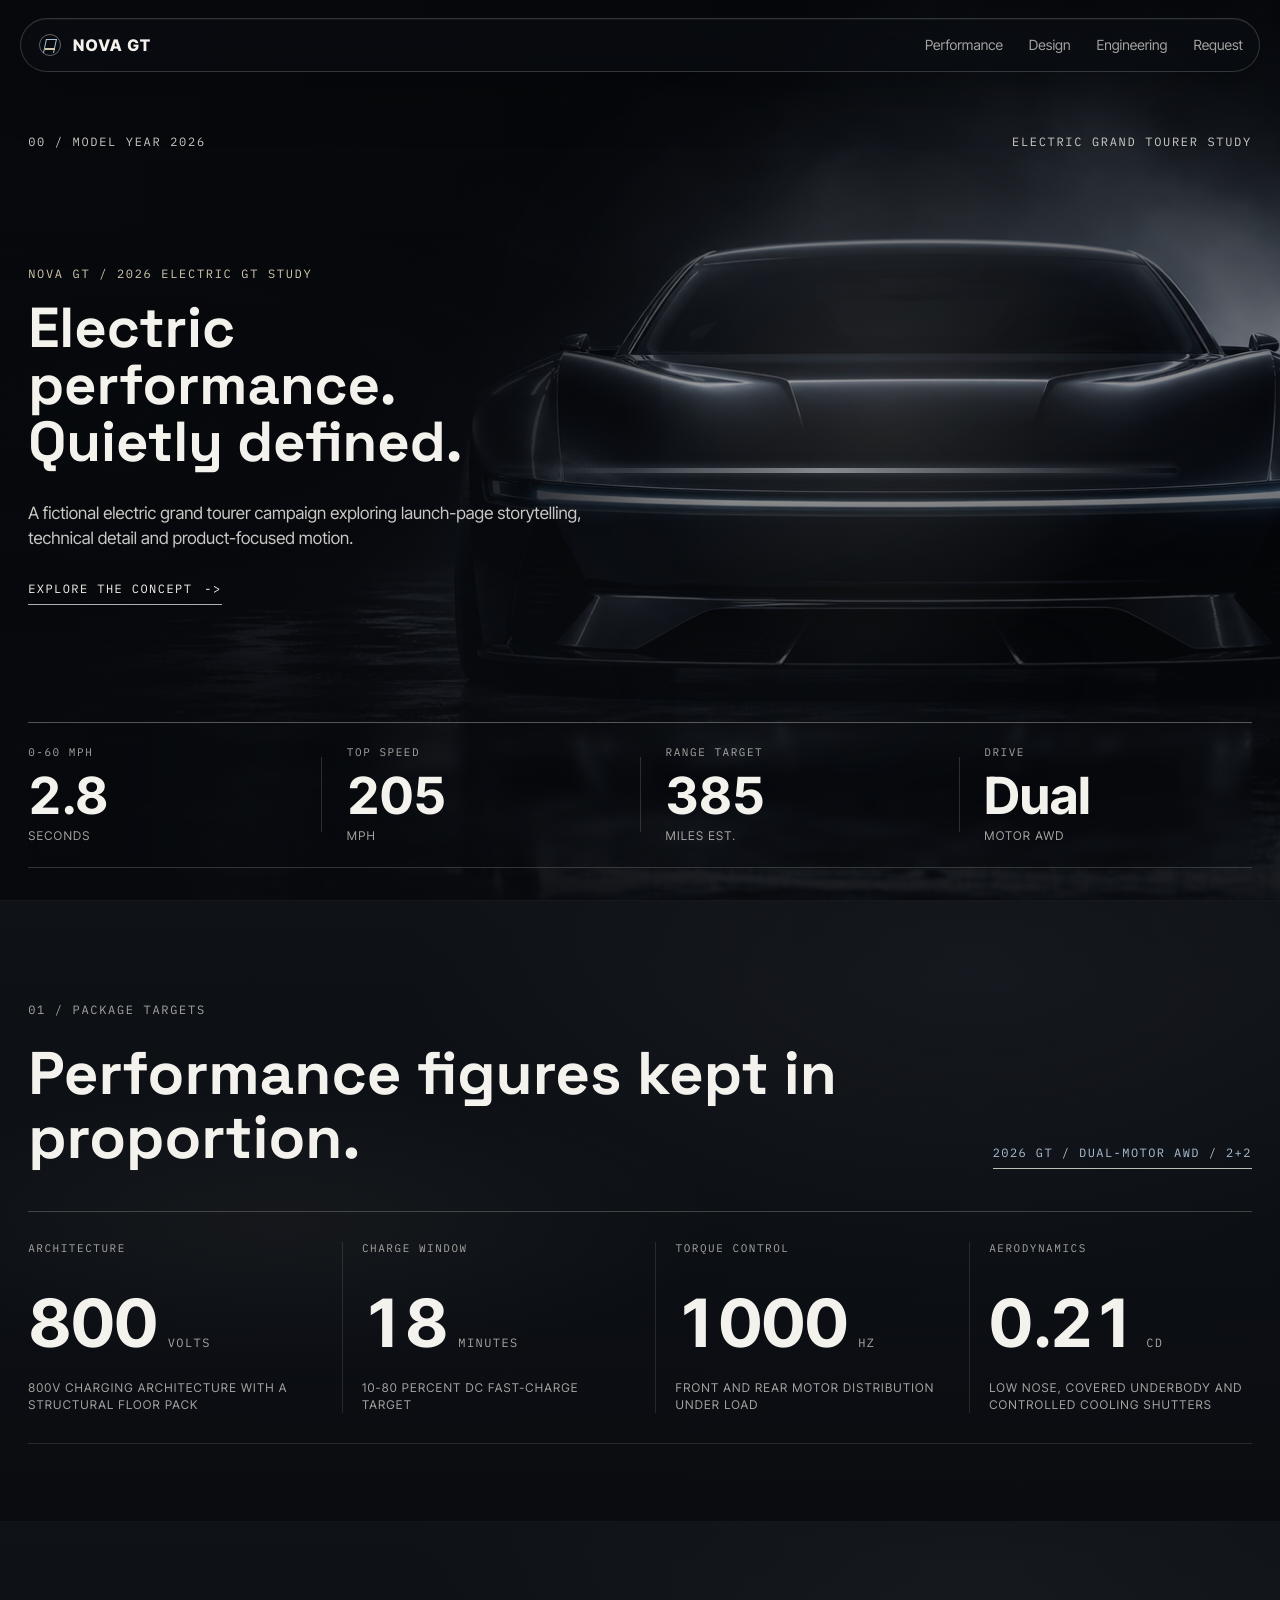
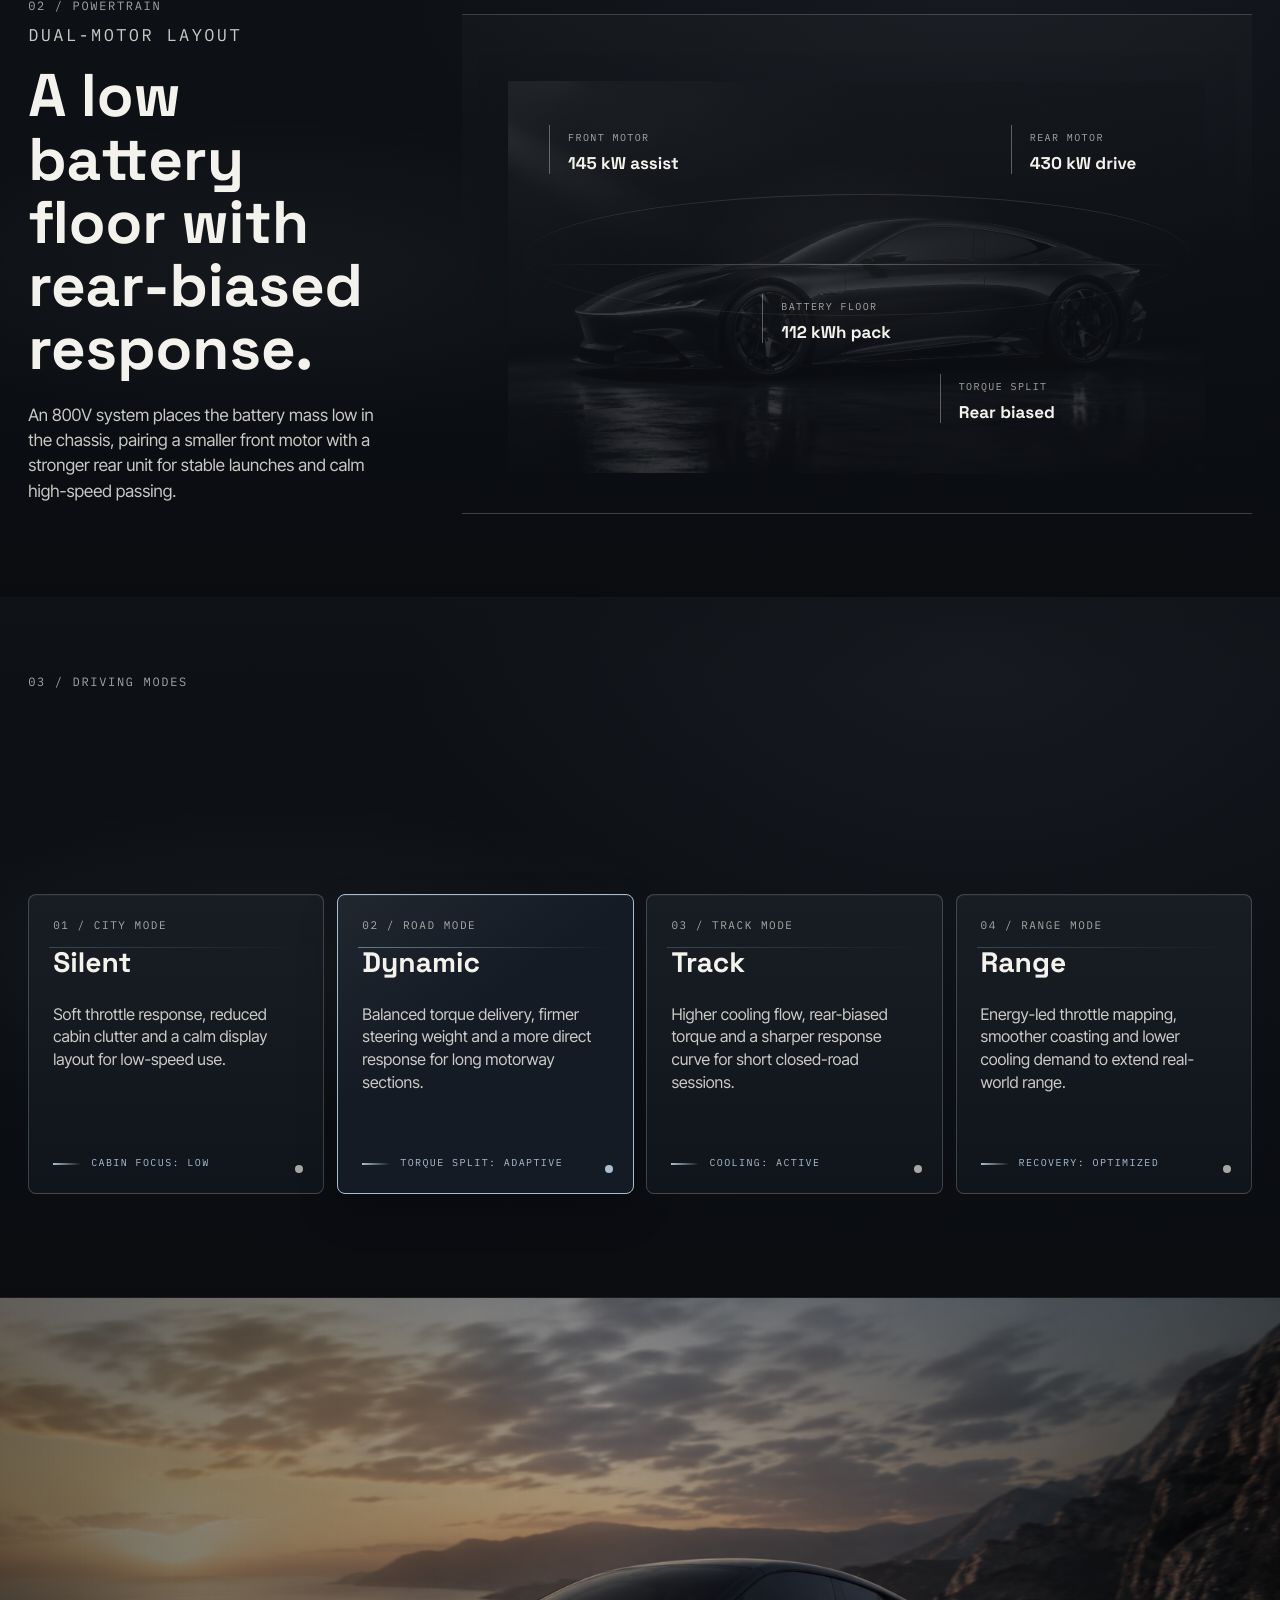
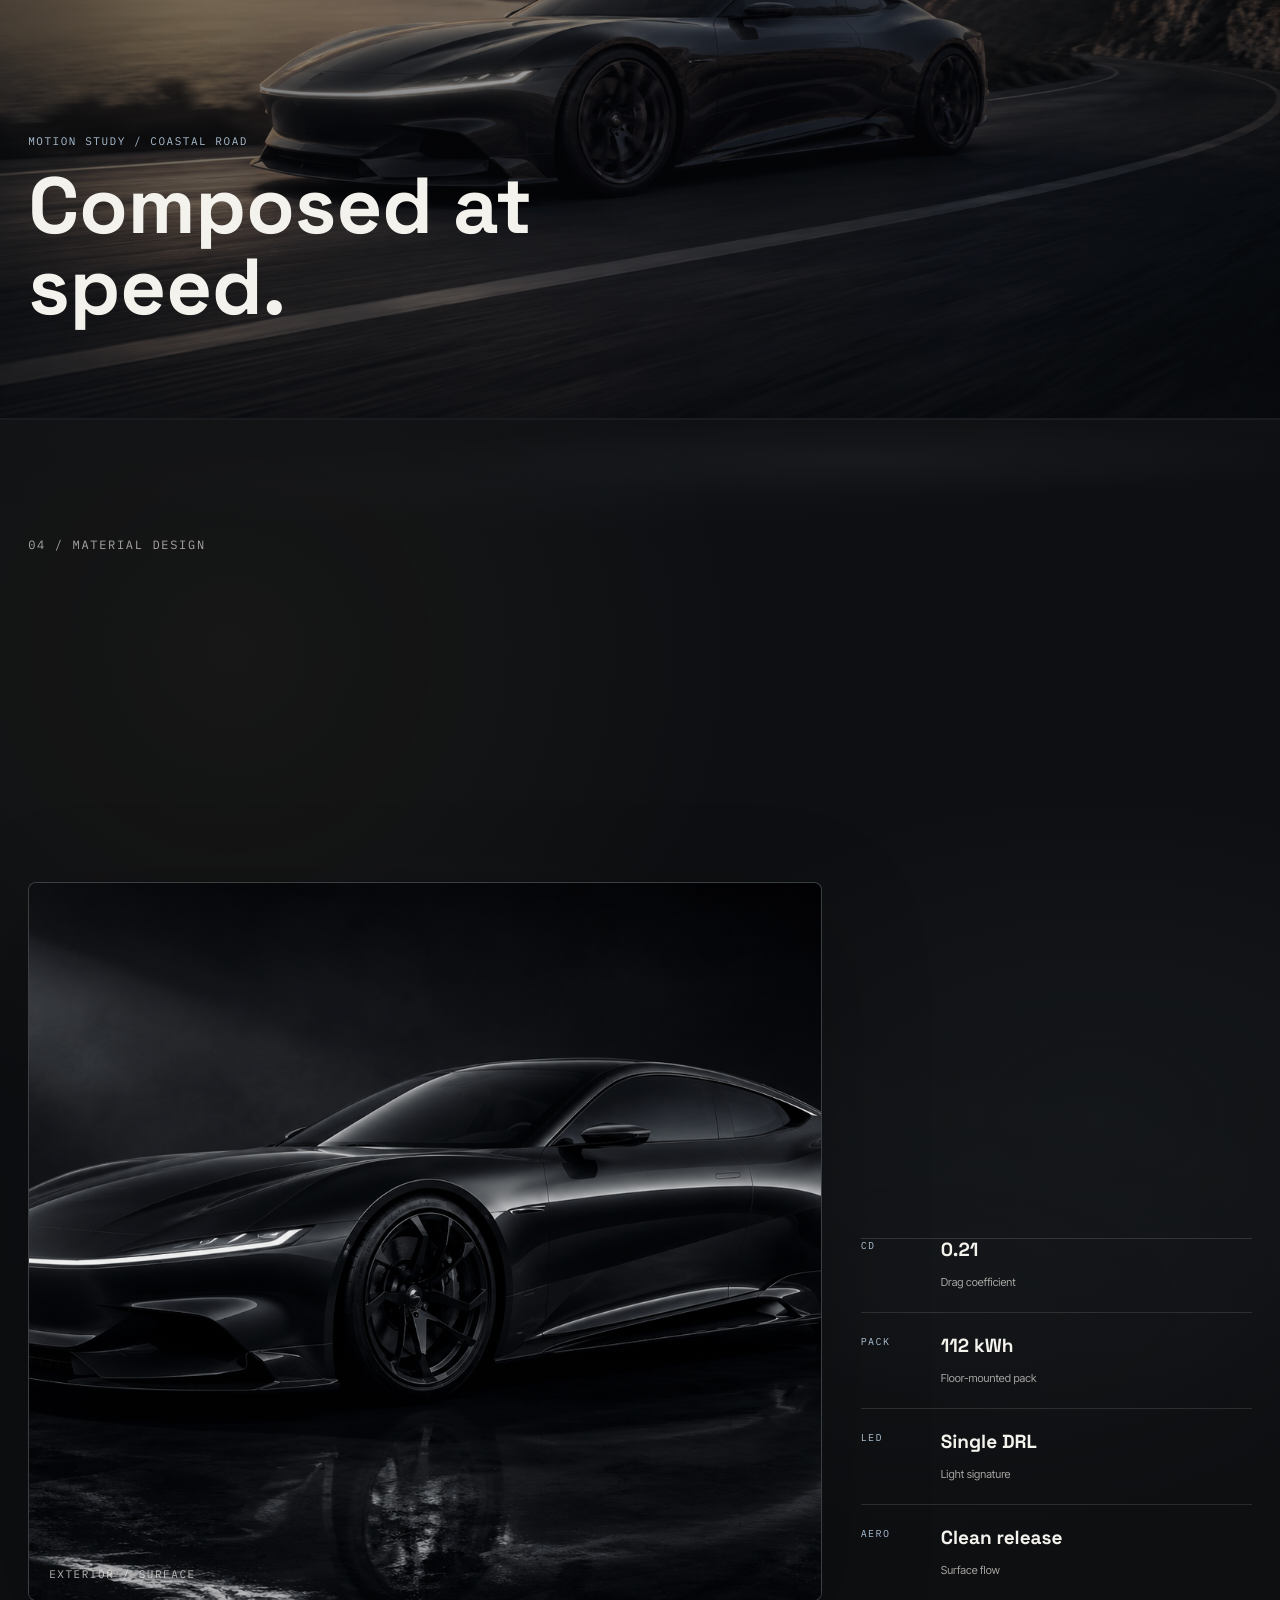
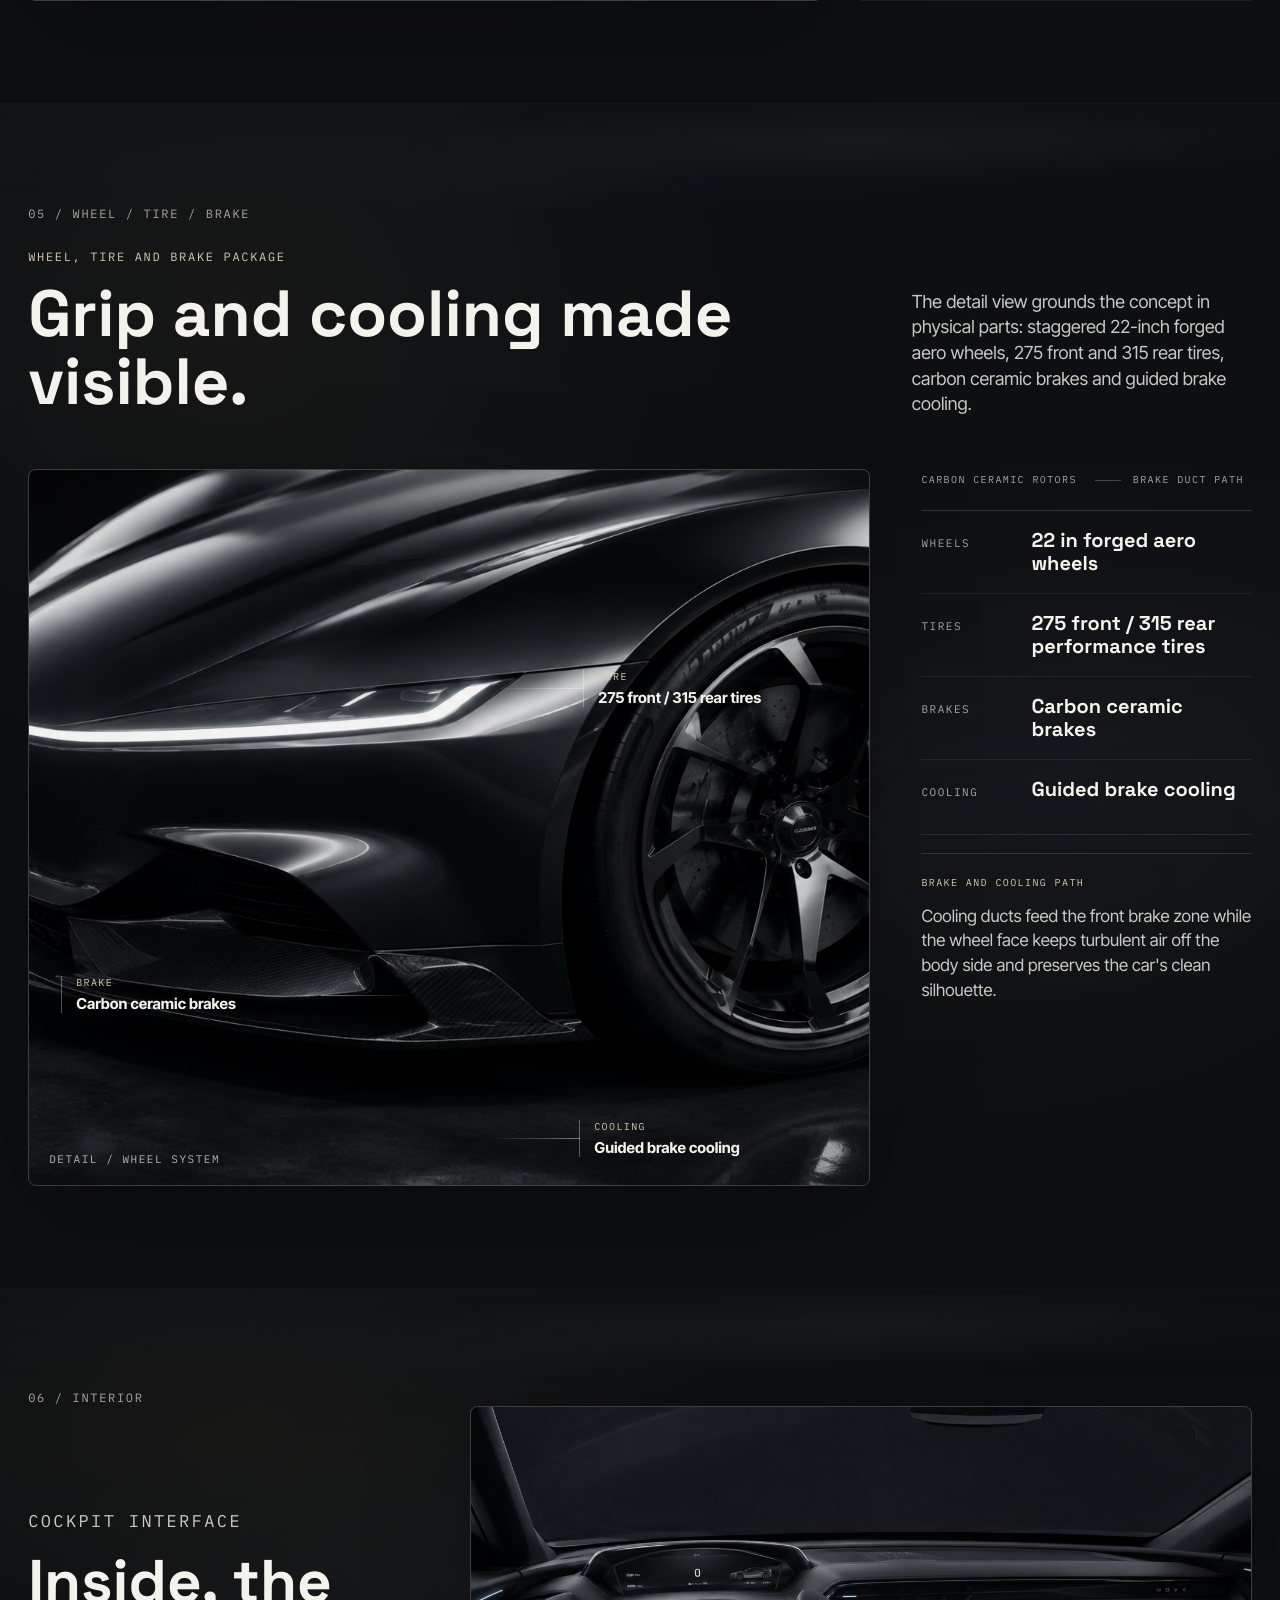
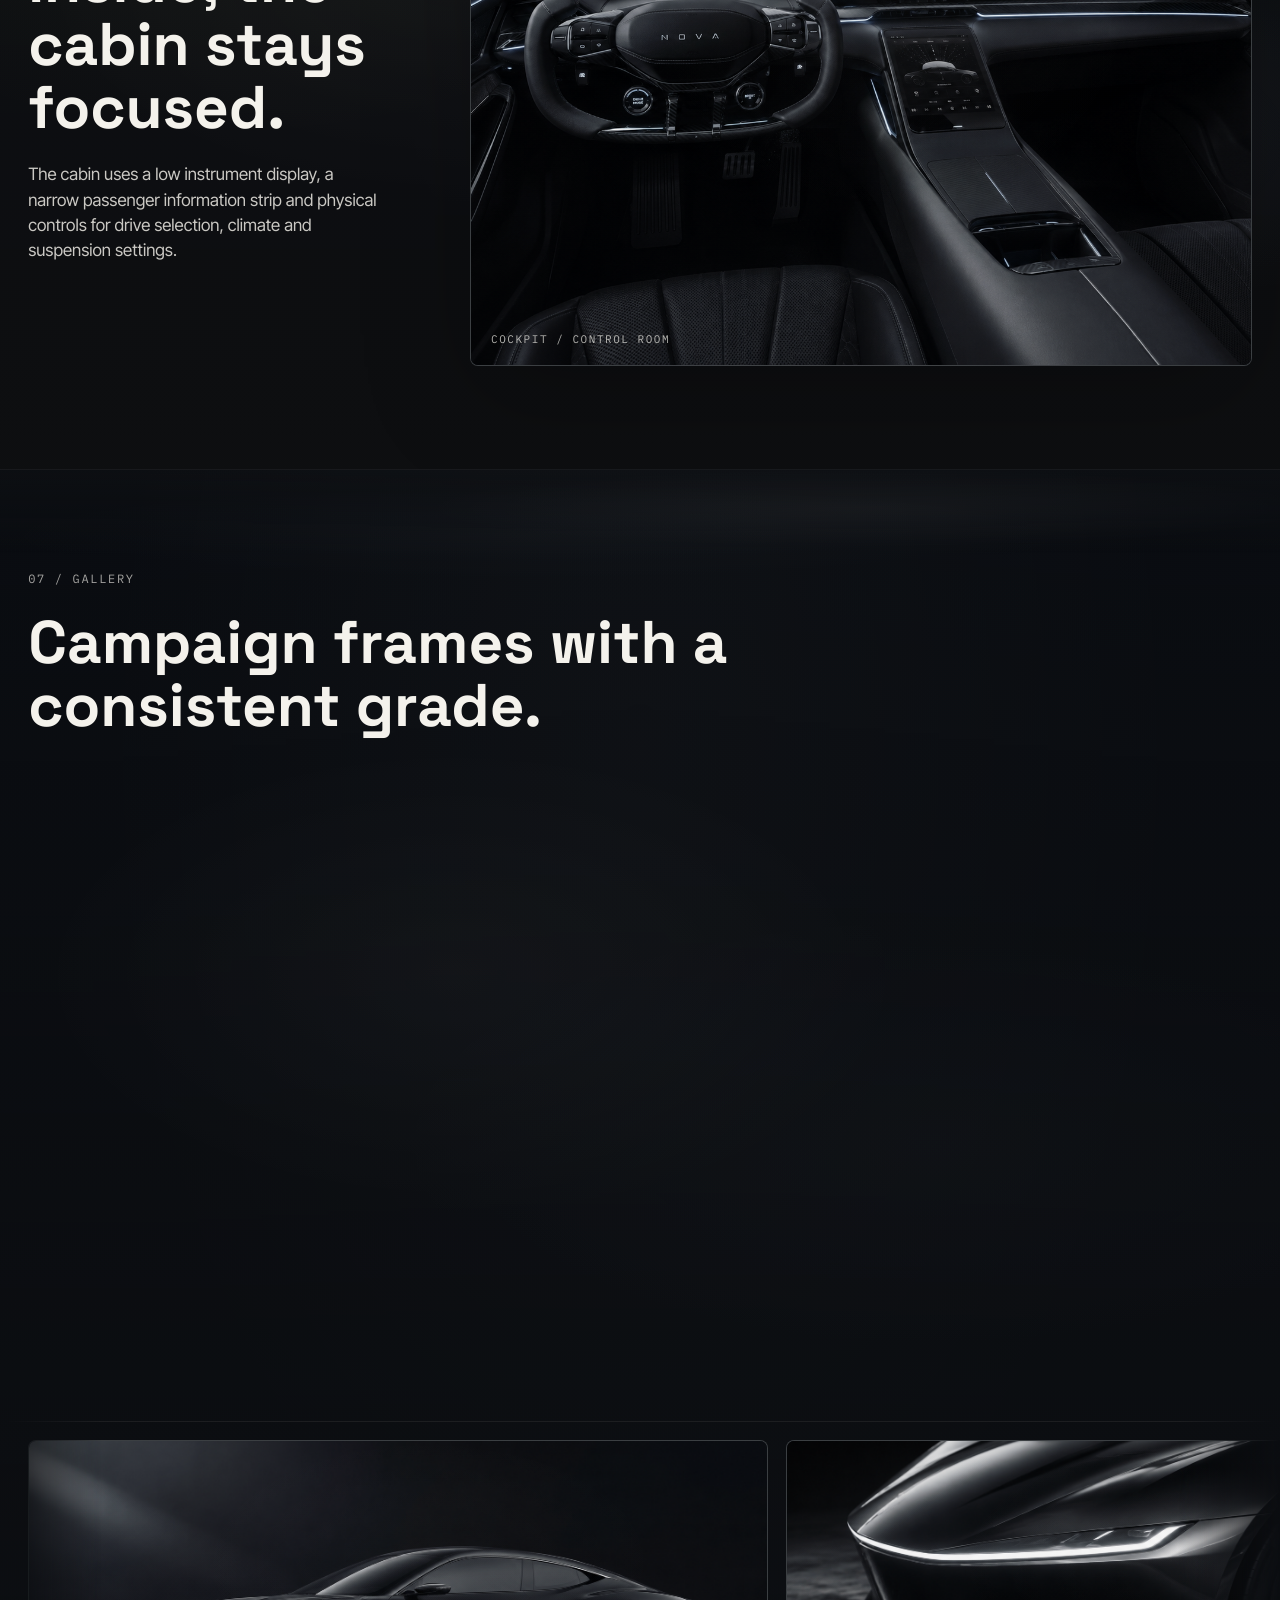
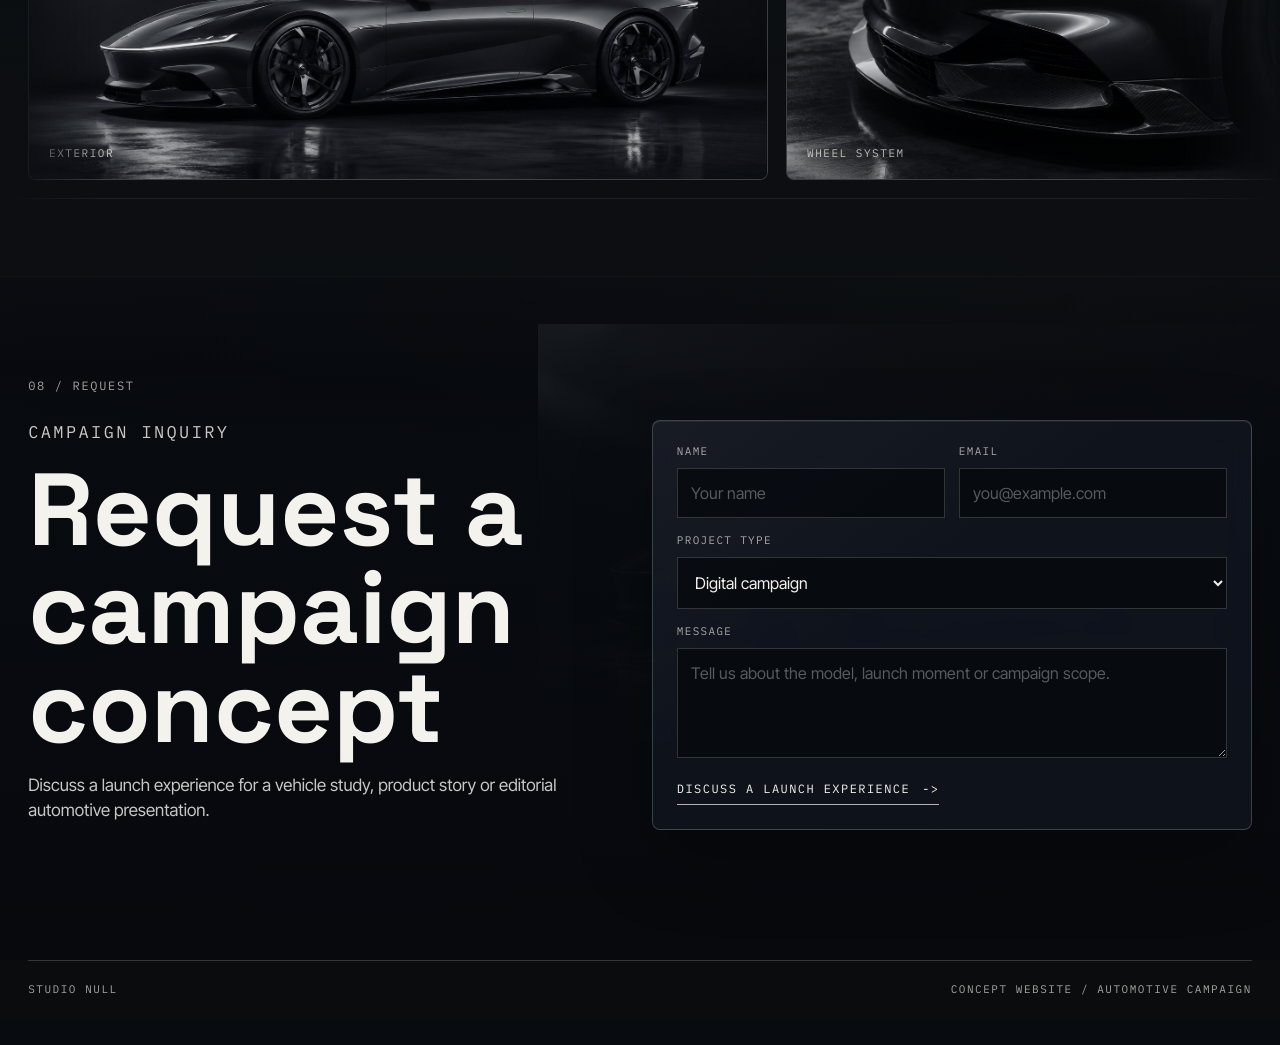
<file: NOVA-GT-finished-product/nova-gt-concept-website/index.html>
<!doctype html>
<html lang="en">
<head>
  <meta charset="utf-8" />
  <meta name="viewport" content="width=device-width, initial-scale=1" />
  <title>NOVA GT - Electric GT Campaign Study</title>
  <meta name="description" content="NOVA GT is a fictional electric grand tourer campaign study with restrained editorial art direction and believable technical detail." />
  <meta name="theme-color" content="#07090d" />
  <link rel="icon" href="assets/favicon.svg" type="image/svg+xml" />
  <link rel="preconnect" href="https://fonts.googleapis.com">
  <link rel="preconnect" href="https://fonts.gstatic.com" crossorigin>
  <link href="https://fonts.googleapis.com/css2?family=IBM+Plex+Mono:wght@400;500&family=Inter+Tight:wght@400;500;600;700;800&family=Space+Grotesk:wght@500;600;700&display=swap" rel="stylesheet">
  <link rel="stylesheet" href="styles.css" />
</head>
<body>
  <div class="noise" aria-hidden="true"></div>

  <header class="site-header">
    <a href="#top" class="brand" data-scroll>
      <span class="brand-mark" aria-hidden="true"></span>
      <span>NOVA GT</span>
    </a>
    <nav aria-label="Main navigation">
      <a href="#performance" data-scroll>Performance</a>
      <a href="#design" data-scroll>Design</a>
      <a href="#engineering" data-scroll>Engineering</a>
      <a href="#request" data-scroll>Request</a>
    </nav>
  </header>

  <main id="top">
    <section class="hero hero-intro chapter-reveal" aria-labelledby="hero-title">
      <div class="hero-bg" aria-hidden="true">
        <img src="assets/nova-hero-front.png" alt="" />
      </div>
      <div class="hero-fog" aria-hidden="true"></div>
      <div class="hero-led" aria-hidden="true"></div>
      <div class="hero-floor-light" aria-hidden="true"></div>

      <div class="hero-inner">
        <div class="hero-meta mono">
          <span>00 / Model year 2026</span>
          <span>Electric grand tourer study</span>
        </div>

        <div class="hero-body">
          <div class="hero-copy">
            <p class="eyebrow mono accent-label">NOVA GT / 2026 electric GT study</p>
            <h1 id="hero-title">Electric performance.<br>Quietly defined.</h1>
            <p class="intro">A fictional electric grand tourer campaign exploring launch-page storytelling, technical detail and product-focused motion.</p>
            <a class="cta" href="#performance" data-scroll>Explore the concept</a>
          </div>
        </div>

        <div class="hero-stats" aria-label="NOVA GT performance statistics">
          <article>
            <span class="mono">0-60 mph</span>
            <strong data-counter="2.8" data-decimals="1">0</strong>
            <small>seconds</small>
          </article>
          <article>
            <span class="mono">Top speed</span>
            <strong data-counter="205">0</strong>
            <small>mph</small>
          </article>
          <article>
            <span class="mono">Range target</span>
            <strong data-counter="385">0</strong>
            <small>miles est.</small>
          </article>
          <article>
            <span class="mono">Drive</span>
            <strong>Dual</strong>
            <small>motor AWD</small>
          </article>
        </div>
      </div>
    </section>

    <section class="section chapter-system performance" id="performance">
      <div class="section-label mono">01 / Package targets</div>
      <div class="section-heading">
        <h2>Performance figures kept in proportion.</h2>
        <p class="section-kicker mono">2026 GT / dual-motor AWD / 2+2</p>
      </div>
      <div class="stat-grid">
        <article>
          <span class="mono">Architecture</span>
          <div class="stat-value">
            <strong data-counter="800">0</strong>
            <em>volts</em>
          </div>
          <small>800V charging architecture with a structural floor pack</small>
        </article>
        <article>
          <span class="mono">Charge window</span>
          <div class="stat-value">
            <strong data-counter="18">0</strong>
            <em>minutes</em>
          </div>
          <small>10-80 percent DC fast-charge target</small>
        </article>
        <article>
          <span class="mono">Torque control</span>
          <div class="stat-value">
            <strong data-counter="1000">0</strong>
            <em>hz</em>
          </div>
          <small>front and rear motor distribution under load</small>
        </article>
        <article>
          <span class="mono">Aerodynamics</span>
          <div class="stat-value">
            <strong data-counter="0.21" data-decimals="2">0</strong>
            <em>cd</em>
          </div>
          <small>low nose, covered underbody and controlled cooling shutters</small>
        </article>
      </div>
    </section>

    <section class="section chapter-system powertrain">
      <div class="section-label mono">02 / Powertrain</div>
      <div class="powertrain-grid">
        <div class="powertrain-copy">
          <p class="eyebrow mono accent-label">Dual-motor layout</p>
          <h2>A low battery floor with rear-biased response.</h2>
          <p>An 800V system places the battery mass low in the chassis, pairing a smaller front motor with a stronger rear unit for stable launches and calm high-speed passing.</p>
        </div>
        <div class="power-map" aria-label="NOVA GT powertrain layout">
          <div class="map-line" aria-hidden="true"></div>
          <article class="map-node n1">
            <span class="mono">Front motor</span>
            <strong>145 kW assist</strong>
          </article>
          <article class="map-node n2">
            <span class="mono">Battery floor</span>
            <strong>112 kWh pack</strong>
          </article>
          <article class="map-node n3">
            <span class="mono">Rear motor</span>
            <strong>430 kW drive</strong>
          </article>
          <article class="map-node n4">
            <span class="mono">Torque split</span>
            <strong>Rear biased</strong>
          </article>
        </div>
      </div>
    </section>

    <section class="section chapter-system modes">
      <div class="section-label mono">03 / Driving Modes</div>
      <div class="modes-heading">
        <h2>Four drive profiles for city, road and track.</h2>
        <p>Each mode adjusts throttle mapping, regeneration, cooling demand and display density without changing the vehicle's basic character.</p>
      </div>
      <div class="mode-grid">
        <article class="mode-card">
          <span class="mono">01 / City mode</span>
          <h3>Silent</h3>
          <p>Soft throttle response, reduced cabin clutter and a calm display layout for low-speed use.</p>
          <small class="mono">Cabin focus: low</small>
        </article>
        <article class="mode-card is-active">
          <span class="mono">02 / Road mode</span>
          <h3>Dynamic</h3>
          <p>Balanced torque delivery, firmer steering weight and a more direct response for long motorway sections.</p>
          <small class="mono">Torque split: adaptive</small>
        </article>
        <article class="mode-card">
          <span class="mono">03 / Track mode</span>
          <h3>Track</h3>
          <p>Higher cooling flow, rear-biased torque and a sharper response curve for short closed-road sessions.</p>
          <small class="mono">Cooling: active</small>
        </article>
        <article class="mode-card">
          <span class="mono">04 / Range mode</span>
          <h3>Range</h3>
          <p>Energy-led throttle mapping, smoother coasting and lower cooling demand to extend real-world range.</p>
          <small class="mono">Recovery: optimized</small>
        </article>
      </div>
    </section>

    <section class="motion-breaker" aria-label="NOVA GT motion study">
      <img src="assets/nova-motion-coast.png" alt="NOVA GT in motion on a coastal road" loading="lazy">
      <div class="motion-breaker-copy">
        <span class="mono">Motion study / coastal road</span>
        <h2>Composed at speed.</h2>
      </div>
    </section>

    <section class="section chapter-material design-section" id="design">
      <div class="section-label mono side-label">04 / Material Design</div>
      <div class="design-copy">
        <h2>A body shaped by airflow and restraint.</h2>
        <p>Long proportions, a low shoulder line and dark graphite surfacing keep the car composed without relying on excess visual noise.</p>
      </div>
      <div class="design-grid">
        <figure class="large-image image-card">
          <img src="assets/nova-exterior-studio.png" alt="NOVA GT studio exterior concept render" />
          <figcaption class="mono">Exterior / Surface</figcaption>
        </figure>
        <div class="design-notes">
          <article>
            <span class="mono">Profile</span>
            <p>Long hood, compressed cabin and a low shoulder line create a fast silhouette even at rest.</p>
          </article>
          <article>
            <span class="mono">Lighting</span>
            <p>A continuous front light signature gives the body a single precise horizontal gesture.</p>
          </article>
          <article>
            <span class="mono">Surface</span>
            <p>Fewer shutlines, long reflections and dark graphite paint keep the volume legible from a distance.</p>
          </article>
          <div class="design-tech-grid" aria-label="NOVA GT design technical notes">
            <article class="design-tech-card">
              <span class="mono">Cd</span>
              <strong>0.21</strong>
              <small>Drag coefficient</small>
            </article>
            <article class="design-tech-card">
              <span class="mono">Pack</span>
              <strong>112 kWh</strong>
              <small>Floor-mounted pack</small>
            </article>
            <article class="design-tech-card">
              <span class="mono">LED</span>
              <strong>Single DRL</strong>
              <small>Light signature</small>
            </article>
            <article class="design-tech-card">
              <span class="mono">Aero</span>
              <strong>Clean release</strong>
              <small>Surface flow</small>
            </article>
          </div>
        </div>
      </div>
    </section>

    <section class="section chapter-material engineering section-tight" id="engineering">
      <div class="engineering-heading">
        <div>
          <div class="section-label mono">05 / Wheel / Tire / Brake</div>
          <p class="eyebrow mono accent-label">Wheel, tire and brake package</p>
          <h2>Grip and cooling made visible.</h2>
        </div>
        <p>The detail view grounds the concept in physical parts: staggered 22-inch forged aero wheels, 275 front and 315 rear tires, carbon ceramic brakes and guided brake cooling.</p>
      </div>
      <div class="engineering-layout">
        <figure class="detail-image image-card engineering-image">
          <img src="assets/nova-detail.png" alt="NOVA GT wheel, tire and front brake detail study" />
          <figcaption class="mono">Detail / Wheel system</figcaption>
          <div class="tech-callout callout-wheel">
            <span class="mono">Wheel</span>
            <strong>22 in forged aero</strong>
          </div>
          <div class="tech-callout callout-tire">
            <span class="mono">Tire</span>
            <strong>275 front / 315 rear tires</strong>
          </div>
          <div class="tech-callout callout-brake">
            <span class="mono">Brake</span>
            <strong>Carbon ceramic brakes</strong>
          </div>
          <div class="tech-callout callout-cooling">
            <span class="mono">Cooling</span>
            <strong>Guided brake cooling</strong>
          </div>
        </figure>
        <div class="engineering-copy">
          <div class="status-row status-row-top">
            <span class="mono">Carbon ceramic rotors</span>
            <span class="mono">Brake duct path</span>
          </div>
          <div class="micro-specs">
            <article>
              <span class="mono">Wheels</span>
              <strong>22 in forged aero wheels</strong>
            </article>
            <article>
              <span class="mono">Tires</span>
              <strong>275 front / 315 rear performance tires</strong>
            </article>
            <article>
              <span class="mono">Brakes</span>
              <strong>Carbon ceramic brakes</strong>
            </article>
            <article>
              <span class="mono">Cooling</span>
              <strong>Guided brake cooling</strong>
            </article>
          </div>
          <article class="engineering-note">
            <span class="mono">Brake and cooling path</span>
            <p>Cooling ducts feed the front brake zone while the wheel face keeps turbulent air off the body side and preserves the car's clean silhouette.</p>
          </article>
        </div>
      </div>
    </section>

    <section class="section chapter-material interior">
      <div class="section-label mono">06 / Interior</div>
      <div class="interior-panel">
        <div>
          <p class="eyebrow mono">Cockpit interface</p>
          <h2>Inside, the cabin stays focused.</h2>
          <p>The cabin uses a low instrument display, a narrow passenger information strip and physical controls for drive selection, climate and suspension settings.</p>
        </div>
        <figure class="cockpit-frame image-card">
          <img src="assets/nova-cockpit.png" alt="NOVA GT minimalist cockpit concept" />
          <figcaption class="mono">Cockpit / Control room</figcaption>
        </figure>
      </div>
    </section>

    <section class="section chapter-campaign gallery" id="gallery">
      <div class="section-label mono">07 / Gallery</div>
      <h2>Campaign frames with a consistent grade.</h2>
      <div class="gallery-grid">
        <figure class="gallery-feature image-card">
          <img src="assets/nova-motion-coast.png" alt="NOVA GT in motion on a coastal road" loading="lazy">
          <figcaption class="mono">Motion / Road</figcaption>
        </figure>
        <div class="gallery-stack">
          <figure class="image-card">
            <img src="assets/nova-detail.png" alt="NOVA GT wheel and brake detail" loading="lazy">
            <figcaption class="mono">Detail / Brake cooling</figcaption>
          </figure>
          <figure class="image-card">
            <img src="assets/nova-cockpit.png" alt="NOVA GT cockpit" loading="lazy">
            <figcaption class="mono">Interior / Control surface</figcaption>
          </figure>
        </div>
      </div>
      <div class="marquee-gallery" aria-label="NOVA GT campaign image loop">
        <div class="marquee-track">
          <figure class="image-card">
            <img src="assets/nova-exterior-dark.png" alt="NOVA GT side profile exterior" loading="lazy">
            <figcaption class="mono">Exterior</figcaption>
          </figure>
          <figure class="image-card">
            <img src="assets/nova-detail.png" alt="NOVA GT wheel detail" loading="lazy">
            <figcaption class="mono">Wheel system</figcaption>
          </figure>
          <figure class="image-card">
            <img src="assets/nova-motion-coast.png" alt="NOVA GT in motion" loading="lazy">
            <figcaption class="mono">Motion</figcaption>
          </figure>
          <figure class="image-card">
            <img src="assets/nova-cockpit.png" alt="NOVA GT cockpit" loading="lazy">
            <figcaption class="mono">Cockpit</figcaption>
          </figure>
          <figure class="image-card" aria-hidden="true">
            <img src="assets/nova-exterior-dark.png" alt="" loading="lazy">
            <figcaption class="mono">Exterior</figcaption>
          </figure>
          <figure class="image-card" aria-hidden="true">
            <img src="assets/nova-detail.png" alt="" loading="lazy">
            <figcaption class="mono">Wheel system</figcaption>
          </figure>
          <figure class="image-card" aria-hidden="true">
            <img src="assets/nova-motion-coast.png" alt="" loading="lazy">
            <figcaption class="mono">Motion</figcaption>
          </figure>
          <figure class="image-card" aria-hidden="true">
            <img src="assets/nova-cockpit.png" alt="" loading="lazy">
            <figcaption class="mono">Cockpit</figcaption>
          </figure>
        </div>
      </div>
    </section>

    <section class="section chapter-campaign final" id="request">
      <div class="section-label mono">08 / Request</div>
      <div class="request-layout">
        <div class="request-copy">
          <p class="eyebrow mono">Campaign inquiry</p>
          <h2>Request a campaign concept</h2>
          <p>Discuss a launch experience for a vehicle study, product story or editorial automotive presentation.</p>
        </div>
        <form class="request-form">
          <div class="form-row">
            <label>
              <span>Name</span>
              <input type="text" name="name" placeholder="Your name">
            </label>
            <label>
              <span>Email</span>
              <input type="email" name="email" placeholder="you@example.com">
            </label>
          </div>
          <label>
            <span>Project type</span>
            <select name="type">
              <option>Digital campaign</option>
              <option>Automotive website</option>
              <option>Product launch</option>
              <option>Vehicle concept study</option>
            </select>
          </label>
          <label>
            <span>Message</span>
            <textarea name="message" rows="4" placeholder="Tell us about the model, launch moment or campaign scope."></textarea>
          </label>
          <a class="submit-link" href="mailto:contact@studionull.design?subject=NOVA%20GT%20Digital%20Campaign%20Inquiry">Discuss a launch experience</a>
        </form>
      </div>
    </section>
  </main>

  <footer class="site-footer">
    <span class="mono">Studio Null</span>
    <span class="mono">Concept Website / Automotive Campaign</span>
  </footer>

  <script src="script.js"></script>
</body>
</html>
</file>
<file: NOVA-GT-finished-product/nova-gt-concept-website/styles.css>
:root {
  --bg: #080b10;
  --panel: #10151c;
  --panel-soft: #141b24;
  --panel-solid: #0d1118;
  --text: #f4f2ec;
  --muted: rgba(244, 242, 236, 0.66);
  --soft: rgba(244, 242, 236, 0.82);
  --faint: rgba(244, 242, 236, 0.1);
  --line: rgba(244, 242, 236, 0.18);
  --line-strong: rgba(244, 242, 236, 0.38);
  --metal: #c8cdd2;
  --accent: #9EB4CC;
  --accent-blue: #AABED1;
  --accent-blue-soft: rgba(170, 190, 209, 0.18);
  --accent-metal: #D1C8AE;
  --shadow: rgba(0, 0, 0, 0.5);
  --page-pad: clamp(18px, 2.2vw, 42px);
  --cinema-max: 1880px;
  --wide-pad: max(var(--page-pad), calc(50vw - 940px));
  --header-safe: 24px;
  --mono: "IBM Plex Mono", "SFMono-Regular", Consolas, monospace;
  --sans: "Inter Tight", Inter, Arial, sans-serif;
  --display: "Space Grotesk", "Inter Tight", Inter, Arial, sans-serif;
}

* {
  box-sizing: border-box;
}

html {
  scroll-behavior: smooth;
  scroll-padding-top: 0;
  background: var(--bg);
  max-width: 100%;
  overflow-x: clip;
}

body {
  margin: 0;
  background:
    radial-gradient(circle at 50% 0%, rgba(244, 242, 236, 0.025), transparent 34rem),
    linear-gradient(180deg, #080b10 0%, #0b0e12 38%, #090b0f 72%, #0b0c0d 100%),
    var(--bg);
  color: var(--text);
  font-family: var(--sans);
  width: 100%;
  max-width: 100%;
  overflow-x: clip;
  text-rendering: geometricPrecision;
}

body::before {
  content: "";
  position: fixed;
  inset: 0;
  z-index: -4;
  pointer-events: none;
  background: linear-gradient(180deg, transparent 0%, rgba(0, 0, 0, 0.28) 100%);
}

a {
  color: inherit;
  text-decoration: none;
}

img {
  display: block;
  max-width: 100%;
}

main {
  position: relative;
  overflow-x: clip;
  background:
    radial-gradient(ellipse at 78% 36%, rgba(244, 242, 236, 0.025), transparent 30rem),
    linear-gradient(180deg, transparent 0%, rgba(12, 15, 20, 0.72) 42%, rgba(9, 11, 15, 0.94) 100%);
}

section,
[id] {
  scroll-margin-top: var(--header-safe);
}

button,
input,
select,
textarea {
  font: inherit;
}

input,
select,
textarea {
  border-radius: 0;
}

:focus-visible {
  outline: 1px solid var(--accent-blue);
  outline-offset: 4px;
}

::selection {
  background: var(--accent-blue-soft);
  color: var(--text);
}

.mono {
  font-family: var(--mono);
  letter-spacing: 0.14em;
  text-transform: uppercase;
}

.noise {
  position: fixed;
  inset: 0;
  z-index: -2;
  opacity: 0.04;
  pointer-events: none;
  background-image:
    radial-gradient(circle at 20% 30%, rgba(255, 255, 255, 0.08) 0 1px, transparent 1px),
    radial-gradient(circle at 70% 70%, rgba(255, 255, 255, 0.05) 0 1px, transparent 1px);
  background-size: 3px 3px, 5px 5px;
  mix-blend-mode: screen;
}

/* Header */
.site-header {
  position: fixed;
  top: 18px;
  left: 50%;
  z-index: 50;
  display: flex;
  align-items: center;
  justify-content: space-between;
  width: min(1660px, calc(100vw - 40px));
  height: 54px;
  padding: 0 16px 0 18px;
  border: 1px solid var(--line);
  border-radius: 999px;
  background: rgba(10, 13, 18, 0.66);
  backdrop-filter: blur(22px) saturate(1.08);
  box-shadow: 0 16px 58px rgba(0, 0, 0, 0.28), inset 0 1px 0 rgba(244, 242, 236, 0.05);
  transform: translateX(-50%);
}

.brand {
  display: flex;
  align-items: center;
  gap: 12px;
  font-weight: 800;
  letter-spacing: 0.08em;
}

.brand-mark {
  position: relative;
  width: 22px;
  height: 22px;
  border: 1px solid var(--line-strong);
  border-radius: 50%;
}

.brand-mark::before {
  content: "";
  position: absolute;
  left: 50%;
  top: 4px;
  width: 9px;
  height: 13px;
  border: 1px solid var(--accent-blue);
  border-bottom: 0;
  transform: translateX(-50%) skewX(-12deg);
}

.brand-mark::after {
  content: "";
  position: absolute;
  left: 5px;
  right: 5px;
  bottom: 5px;
  height: 2px;
  background: var(--accent-metal);
}

nav {
  display: flex;
  gap: 26px;
  color: var(--muted);
  font-size: 14px;
}

nav a,
.cta,
.submit-link {
  transition: color 180ms ease, border-color 180ms ease, opacity 180ms ease;
}

nav a:hover,
.cta:hover,
.submit-link:hover {
  color: var(--text);
  border-color: var(--accent-blue);
}

.cta,
.submit-link {
  position: relative;
  display: inline-flex;
  align-items: center;
  gap: 12px;
  width: max-content;
  margin-top: 30px;
  padding-bottom: 7px;
  border-bottom: 1px solid rgba(244, 242, 236, 0.72);
  color: var(--text);
  font-family: var(--mono);
  font-size: 12px;
  letter-spacing: 0.12em;
  text-transform: uppercase;
}

/* Hero */
.hero {
  position: relative;
  min-height: 100svh;
  overflow: clip;
  isolation: isolate;
  contain: paint;
  background:
    radial-gradient(ellipse at 72% 48%, rgba(170, 190, 209, 0.055), transparent 34rem),
    #07090d;
}

.hero-bg {
  position: absolute;
  inset: 0 0 auto;
  z-index: -3;
  height: 100svh;
  overflow: hidden;
  contain: paint;
}

.hero-bg img {
  width: 100%;
  height: 100%;
  object-fit: cover;
  object-position: center center;
  opacity: 0;
  filter: brightness(0.86) contrast(1.02) saturate(0.92);
  transform: scale(1.055);
  transform-origin: 58% 50%;
}

.hero-bg::after {
  content: "";
  position: absolute;
  inset: 0;
  z-index: 1;
  background:
    radial-gradient(circle at 69% 45%, rgba(244, 242, 236, 0.11), transparent 26%),
    linear-gradient(90deg, rgba(7, 9, 13, 0.96) 0%, rgba(7, 9, 13, 0.8) 31%, rgba(7, 9, 13, 0.28) 57%, rgba(7, 9, 13, 0.36) 100%),
    linear-gradient(180deg, rgba(7, 9, 13, 0.76) 0%, rgba(7, 9, 13, 0.12) 44%, rgba(7, 9, 13, 0.9) 100%);
}

.hero-fog,
.hero-led,
.hero-floor-light {
  position: absolute;
  z-index: -1;
  pointer-events: none;
}

.hero-fog {
  inset: 0;
  height: 100svh;
  opacity: 0;
  background:
    radial-gradient(ellipse at 74% 34%, rgba(188, 207, 224, 0.06), transparent 34%),
    radial-gradient(ellipse at 56% 58%, rgba(170, 190, 209, 0.045), transparent 36%);
  filter: blur(16px);
  transform: translate3d(2.5%, 0, 0) scale(1.03);
  mix-blend-mode: screen;
}

.hero-led {
  left: clamp(250px, 39vw, 650px);
  right: clamp(72px, 8vw, 150px);
  top: clamp(380px, 52svh, 560px);
  height: 5px;
  opacity: 0;
  border-radius: 999px;
  background: linear-gradient(90deg, transparent 0%, rgba(170, 190, 209, 0.18) 8%, rgba(240, 248, 255, 0.82) 48%, rgba(170, 190, 209, 0.18) 92%, transparent 100%);
  box-shadow:
    0 0 10px rgba(205, 229, 255, 0.34),
    0 0 24px rgba(170, 190, 209, 0.14);
  transform: scaleX(0.35);
  transform-origin: center;
}

.hero-floor-light {
  left: clamp(300px, 43vw, 700px);
  right: clamp(80px, 9vw, 180px);
  top: clamp(540px, 68svh, 720px);
  height: 190px;
  opacity: 0;
  background:
    radial-gradient(ellipse at 48% 6%, rgba(170, 190, 209, 0.08), rgba(206, 229, 255, 0.035) 30%, transparent 70%),
    linear-gradient(90deg, transparent, rgba(170, 190, 209, 0.055), transparent);
  filter: blur(18px);
  transform: translateY(18px) scaleX(0.72);
}

.hero-inner {
  display: grid;
  grid-template-rows: auto minmax(0, 1fr) auto;
  gap: clamp(24px, 3.2vw, 46px);
  width: min(var(--cinema-max), calc(100vw - var(--wide-pad) - var(--wide-pad)));
  min-height: 100svh;
  margin: 0 auto;
  padding: clamp(118px, 15vh, 172px) 0 32px;
}

.hero-meta {
  display: flex;
  justify-content: space-between;
  gap: 24px;
  color: var(--soft);
  font-size: 12px;
  opacity: 0;
  transform: translateY(10px);
}

.hero-body {
  display: grid;
  align-items: center;
}

.hero-copy {
  position: relative;
  max-width: min(720px, 46vw);
}

.hero-copy::before {
  content: "";
  position: absolute;
  inset: -36px -44px -30px -44px;
  z-index: -1;
  background: radial-gradient(ellipse at 20% 46%, rgba(7, 9, 13, 0.9), rgba(7, 9, 13, 0.72) 48%, transparent 74%);
  pointer-events: none;
}

.eyebrow,
.section-label {
  color: var(--muted);
  font-size: 12px;
}

.accent-label {
  color: var(--accent-metal);
}

h1,
h2,
h3,
p {
  margin: 0;
}

h1,
h2,
h3 {
  font-family: var(--display);
  font-weight: 700;
  letter-spacing: 0;
}

h1 {
  max-width: 720px;
  margin-top: 18px;
  font-size: clamp(48px, 4.4vw, 78px);
  line-height: 1.02;
}

h2 {
  max-width: 980px;
  font-size: clamp(38px, 4.7vw, 76px);
  line-height: 1.05;
}

h3 {
  font-size: clamp(26px, 2.2vw, 38px);
  line-height: 1.04;
}

.intro,
.design-copy p,
.interior-panel p,
.engineering-copy p,
.final p,
.powertrain p,
.modes-heading p {
  color: var(--soft);
  font-size: clamp(17px, 1.18vw, 21px);
  line-height: 1.48;
}

.intro {
  max-width: 560px;
  margin: 30px 0 0;
}

.section-heading {
  display: flex;
  align-items: end;
  justify-content: space-between;
  gap: 28px;
  margin: 24px 0 42px;
}

.section-heading h2 {
  margin: 0;
}

.section-kicker {
  flex: 0 0 auto;
  color: var(--accent-blue);
  font-size: 11px;
  text-shadow: none;
  position: relative;
  display: inline-flex;
  align-items: center;
  gap: 12px;
  width: max-content;
  margin-top: 30px;
  padding-bottom: 7px;
  border-bottom: 1px solid rgba(244, 242, 236, 0.76);
  font-family: var(--mono);
  font-size: 12px;
  letter-spacing: 0.12em;
  text-transform: uppercase;
}

.cta::after,
.submit-link::after {
  content: "->";
  transition: transform 180ms ease;
}

.cta:hover::after,
.submit-link:hover::after {
  transform: translateX(4px);
}

.hero .cta::after {
  content: "->";
}

.hero-stats {
  display: grid;
  grid-template-columns: repeat(4, minmax(0, 1fr));
  column-gap: clamp(22px, 4vw, 76px);
  border-top: 1px solid rgba(244, 242, 236, 0.32);
  border-bottom: 1px solid rgba(244, 242, 236, 0.18);
  background: linear-gradient(90deg, rgba(7, 9, 13, 0.54), transparent 58%);
  backdrop-filter: blur(6px);
  opacity: 0;
  transform: translateY(18px);
}

.hero-stats article {
  position: relative;
  min-width: 0;
  padding: clamp(16px, 1.8vw, 24px) 0;
  border-right: 0;
  opacity: 0;
  transform: translateY(12px);
}

.hero-stats article + article::before {
  content: "";
  position: absolute;
  left: clamp(-38px, -2vw, -12px);
  top: 24%;
  bottom: 24%;
  width: 1px;
  background: rgba(244, 242, 236, 0.16);
}

.hero-stats span,
.stat-grid span {
  display: block;
  color: var(--muted);
  font-size: 11px;
}

.hero-stats strong,
.stat-grid strong {
  display: block;
  margin-top: 12px;
  font-variant-numeric: tabular-nums;
  letter-spacing: 0;
  white-space: nowrap;
}

.hero-stats strong {
  font-size: clamp(38px, 4vw, 68px);
  line-height: 0.94;
}

.hero-stats small,
.stat-grid small {
  display: block;
  margin-top: 8px;
  color: var(--muted);
  font-size: 12px;
  letter-spacing: 0.1em;
  line-height: 1.35;
  text-transform: uppercase;
}

body.is-loaded .hero-bg img {
  animation: heroImageReveal 1600ms cubic-bezier(0.16, 1, 0.3, 1) 200ms both;
}

body.is-loaded .hero-fog {
  animation: heroFogReveal 4200ms ease 240ms both;
}

body.is-loaded .hero-led {
  animation: ledWake 1850ms cubic-bezier(0.16, 1, 0.3, 1) 500ms both;
}

body.is-loaded .hero-floor-light {
  animation: floorFlash 1700ms cubic-bezier(0.16, 1, 0.3, 1) 680ms both;
}

body.is-loaded .hero-meta {
  animation: introText 680ms cubic-bezier(0.16, 1, 0.3, 1) 980ms both;
}

.hero-copy .eyebrow,
.hero-copy h1,
.hero-copy .intro,
.hero-copy .cta {
  opacity: 0;
  transform: translateY(18px);
}

body.is-loaded .hero-copy .eyebrow {
  animation: introText 650ms cubic-bezier(0.16, 1, 0.3, 1) 1080ms both;
}

body.is-loaded .hero-copy h1 {
  animation: introText 760ms cubic-bezier(0.16, 1, 0.3, 1) 1200ms both;
}

body.is-loaded .hero-copy .intro {
  animation: introText 720ms cubic-bezier(0.16, 1, 0.3, 1) 1450ms both;
}

body.is-loaded .hero-copy .cta {
  animation: introText 720ms cubic-bezier(0.16, 1, 0.3, 1) 1520ms both;
}

body.is-loaded .hero-stats {
  animation: statsReveal 760ms cubic-bezier(0.16, 1, 0.3, 1) 1700ms both;
}

body.is-loaded .hero-stats article {
  animation: introText 620ms cubic-bezier(0.16, 1, 0.3, 1) both;
}

body.is-loaded .hero-stats article:nth-child(1) {
  animation-delay: 1740ms;
}

body.is-loaded .hero-stats article:nth-child(2) {
  animation-delay: 1840ms;
}

body.is-loaded .hero-stats article:nth-child(3) {
  animation-delay: 1940ms;
}

body.is-loaded .hero-stats article:nth-child(4) {
  animation-delay: 2040ms;
}

@keyframes heroImageReveal {
  0% {
    opacity: 0;
    filter: brightness(0.66) contrast(1.02) saturate(0.9);
    transform: scale(1.075);
  }

  100% {
    opacity: 1;
    filter: brightness(0.98) contrast(1.02) saturate(0.94);
    transform: scale(1.03);
  }
}

@keyframes heroFogReveal {
  0% {
    opacity: 0;
    transform: translate3d(3%, 1%, 0) scale(1.04);
  }

  42% {
    opacity: 0.54;
  }

  100% {
    opacity: 0.34;
    transform: translate3d(-1%, 0, 0) scale(1.01);
  }
}

@keyframes ledWake {
  0% {
    opacity: 0;
    transform: scaleX(0.24);
    filter: blur(2px);
  }

  36% {
    opacity: 0.78;
    transform: scaleX(1.02);
    filter: blur(0);
  }

  54% {
    opacity: 0.58;
  }

  100% {
    opacity: 0.62;
    transform: scaleX(1);
    filter: blur(0);
  }
}

@keyframes floorFlash {
  0% {
    opacity: 0;
    transform: translateY(22px) scaleX(0.54);
  }

  42% {
    opacity: 0.42;
    transform: translateY(0) scaleX(1);
  }

  100% {
    opacity: 0.24;
    transform: translateY(8px) scaleX(0.92);
  }
}

@keyframes introText {
  from {
    opacity: 0;
    transform: translateY(18px);
  }

  to {
    opacity: 1;
    transform: translateY(0);
  }
}

@keyframes statsReveal {
  from {
    opacity: 0;
    transform: translateY(18px);
  }

  to {
    opacity: 1;
    transform: translateY(0);
  }
}

/* Shared sections */
.section {
  position: relative;
  isolation: isolate;
  width: 100%;
  max-width: none;
  margin: 0;
  padding: clamp(96px, 8vw, 148px) var(--wide-pad);
  border-top: 1px solid rgba(244, 242, 236, 0.07);
  scroll-margin-top: var(--header-safe);
}

.section::before {
  content: "";
  position: absolute;
  inset: 0;
  z-index: -1;
  pointer-events: none;
}

.section::after {
  content: "";
  position: absolute;
  left: 0;
  right: 0;
  top: -1px;
  z-index: -1;
  height: clamp(76px, 9vw, 150px);
  pointer-events: none;
  background: linear-gradient(180deg, rgba(16, 19, 23, 0.56), transparent 76%);
  opacity: 0.74;
}

.section-tight {
  padding-top: clamp(86px, 7vw, 120px);
}

.chapter-system::before {
  background:
    radial-gradient(ellipse at 76% 8%, rgba(170, 190, 209, 0.055), transparent 36rem),
    radial-gradient(ellipse at 22% 52%, rgba(244, 242, 236, 0.04), transparent 28rem),
    linear-gradient(180deg, rgba(14, 17, 22, 0.98), rgba(12, 15, 20, 0.82) 58%, rgba(10, 12, 16, 0.96));
}

.chapter-system + .chapter-system,
.chapter-material + .chapter-material,
.chapter-campaign + .chapter-campaign {
  border-top-color: rgba(244, 242, 236, 0.035);
}

.chapter-material::before {
  background:
    radial-gradient(ellipse at 18% 18%, rgba(197, 166, 106, 0.055), transparent 32rem),
    radial-gradient(ellipse at 86% 54%, rgba(170, 190, 209, 0.045), transparent 32rem),
    linear-gradient(180deg, rgba(13, 15, 18, 0.88), rgba(14, 15, 17, 0.97));
}

.chapter-campaign::before {
  background:
    linear-gradient(180deg, rgba(10, 13, 18, 0.4), rgba(13, 15, 18, 0.9)),
    radial-gradient(ellipse at 50% 20%, rgba(244, 242, 236, 0.04), transparent 34rem);
}

.image-card,
.design-notes article,
.mode-grid article,
.request-form,
.power-map {
  border: 1px solid rgba(244, 242, 236, 0.2);
  border-radius: 8px;
  background:
    linear-gradient(180deg, rgba(255, 255, 255, 0.035), transparent),
    var(--panel);
}

.image-card {
  position: relative;
  margin: 0;
  overflow: hidden;
  background:
    radial-gradient(ellipse at 50% 16%, rgba(244, 242, 236, 0.045), transparent 44%),
    var(--panel-solid);
  box-shadow: 0 30px 110px rgba(0, 0, 0, 0.24), inset 0 1px 0 rgba(244, 242, 236, 0.06);
}

.image-card::before {
  content: none;
}

.image-card img {
  width: 100%;
  height: 100%;
  object-fit: cover;
  filter: brightness(0.96) contrast(1.01) saturate(0.92);
  transition: transform 700ms cubic-bezier(0.16, 1, 0.3, 1), filter 700ms ease;
}

.image-card::after {
  content: "";
  position: absolute;
  inset: 0;
  z-index: 1;
  background:
    linear-gradient(180deg, rgba(7, 9, 13, 0), rgba(7, 9, 13, 0.04) 58%, rgba(7, 9, 13, 0.22));
  pointer-events: none;
}

.image-card figcaption {
  position: absolute;
  left: 20px;
  bottom: 18px;
  z-index: 2;
  color: rgba(244, 242, 236, 0.72);
  font-size: 11px;
}

.image-card:hover img {
  filter: brightness(1) contrast(1.01) saturate(0.94);
  transform: scale(1.025);
}

/* Design */
.design-section {
  display: grid;
  grid-template-columns: 1fr;
  gap: clamp(28px, 3vw, 46px);
}

.motion-breaker + .design-section {
  padding-top: clamp(118px, 9vw, 172px);
}

.design-section::after,
.engineering::after,
.interior::after,
.gallery::after {
  background:
    radial-gradient(ellipse at 68% 34%, rgba(244, 242, 236, 0.055), transparent 28rem),
    radial-gradient(ellipse at 42% 58%, rgba(170, 190, 209, 0.035), transparent 34rem),
    linear-gradient(180deg, rgba(19, 21, 23, 0.52), transparent 74%);
  opacity: 0.68;
}

.side-label {
  justify-self: start;
  writing-mode: initial;
  transform: none;
}

.design-copy {
  max-width: 840px;
}

.design-copy p {
  max-width: 650px;
  margin-top: 24px;
}

.design-grid {
  grid-column: 1;
  display: grid;
  grid-template-columns: minmax(0, 1.34fr) minmax(390px, 0.66fr);
  gap: clamp(28px, 3vw, 56px);
  margin-top: clamp(34px, 4vw, 62px);
}

.design-grid,
.engineering-layout,
.interior-panel,
.gallery-grid {
  position: relative;
  z-index: 0;
}

.design-grid::before,
.engineering-layout::before,
.interior-panel::before,
.gallery-grid::before {
  content: "";
  position: absolute;
  inset: clamp(-54px, -4vw, -28px);
  z-index: 0;
  pointer-events: none;
  background:
    radial-gradient(ellipse at 36% 34%, rgba(244, 242, 236, 0.05), transparent 28rem),
    radial-gradient(ellipse at 72% 58%, rgba(170, 190, 209, 0.04), transparent 34rem);
  opacity: 0.55;
}

.design-grid > *,
.engineering-layout > *,
.interior-panel > *,
.gallery-grid > * {
  position: relative;
  z-index: 1;
}

.large-image {
  min-height: clamp(560px, 40vw, 780px);
}

.large-image img {
  object-position: center 52%;
}

.design-notes {
  display: grid;
  align-content: start;
  gap: 0;
  padding-top: 4px;
}

.design-notes article,
.design-tech-card,
.micro-specs article,
.mode-grid article {
  padding: 24px;
  transition: color 200ms ease, border-color 200ms ease, background-color 200ms ease;
}

.design-notes article:hover,
.design-tech-card:hover,
.micro-specs article:hover,
.mode-grid article:hover,
.stat-grid article:hover {
  border-color: rgba(244, 242, 236, 0.22);
  background: transparent;
}

.design-notes span,
.design-tech-card span,
.micro-specs span,
.mode-grid span {
  display: block;
  margin-bottom: 16px;
  color: var(--muted);
  font-size: 11px;
}

.design-notes p,
.mode-grid p {
  color: var(--soft);
  line-height: 1.42;
}

.design-notes article {
  padding: 0 0 22px;
  border: 0;
  border-bottom: 1px solid rgba(244, 242, 236, 0.12);
  border-radius: 0;
  background: transparent;
}

.design-notes article + article {
  padding-top: 22px;
}

.design-tech-grid {
  display: grid;
  grid-template-columns: 1fr;
  gap: 0;
  margin-top: clamp(6px, 1vw, 16px);
  border-top: 1px solid rgba(244, 242, 236, 0.14);
  border-bottom: 1px solid rgba(244, 242, 236, 0.08);
}

.design-tech-card {
  display: grid;
  grid-template-columns: 64px 1fr;
  min-height: 0;
  align-content: center;
  gap: 16px;
  padding: 15px 0;
  border-bottom: 1px solid rgba(244, 242, 236, 0.08);
  background: transparent;
  box-shadow: none;
}

.design-tech-card:last-child {
  border-bottom: 0;
}

.design-tech-card span {
  margin-bottom: 0;
  color: var(--accent-blue);
  font-size: 10px;
}

.design-tech-card strong {
  display: block;
  font-family: var(--display);
  font-size: clamp(19px, 1.25vw, 24px);
  line-height: 1.12;
  letter-spacing: 0;
}

.design-tech-card small {
  display: block;
  grid-column: 2;
  color: var(--muted);
  font-size: 11px;
  line-height: 1.25;
}

.design-section .image-card img,
.engineering .image-card img,
.interior .image-card img,
.gallery .image-card img {
  filter: brightness(0.98) contrast(1.01) saturate(0.92);
}

.interior .image-card::after,
.gallery .image-card::after {
  background:
    radial-gradient(ellipse at 54% 36%, rgba(244, 242, 236, 0.025), transparent 42%),
    linear-gradient(180deg, rgba(7, 9, 13, 0), rgba(7, 9, 13, 0.03) 58%, rgba(7, 9, 13, 0.2));
}

/* Performance */
.performance {
  position: relative;
  padding-bottom: clamp(56px, 6vw, 90px);
}

.performance h2 {
  max-width: 920px;
}

.stat-grid {
  display: grid;
  grid-template-columns: repeat(4, minmax(0, 1fr));
  gap: clamp(18px, 2.4vw, 42px);
  align-items: start;
  padding: clamp(22px, 2.4vw, 36px) 0;
  border-top: 1px solid rgba(244, 242, 236, 0.22);
  border-bottom: 1px solid rgba(244, 242, 236, 0.12);
}

.stat-grid article {
  display: block;
  grid-column: auto;
  min-width: 0;
  min-height: 0;
  padding: 0;
  border-top: 0;
  border-left: 1px solid rgba(244, 242, 236, 0.12);
  padding-left: clamp(14px, 1.5vw, 24px);
  overflow: hidden;
  background: transparent;
  box-shadow: none;
}

.stat-grid article:first-child {
  grid-column: auto;
  border-left: 0;
  padding-left: 0;
}

.stat-value {
  display: flex;
  align-items: baseline;
  gap: 10px;
  margin-top: clamp(28px, 3vw, 52px);
}

.stat-grid .stat-value strong {
  margin-top: 0;
  font-size: clamp(52px, 5.2vw, 92px);
  line-height: 0.9;
}

.stat-value em {
  color: var(--muted);
  font-family: var(--mono);
  font-size: 12px;
  font-style: normal;
  letter-spacing: 0.12em;
  text-transform: uppercase;
  text-shadow: none;
}

.stat-grid small {
  max-width: 260px;
  margin-top: clamp(22px, 2vw, 32px);
}
/* Engineering */
.engineering {
  padding-top: clamp(96px, 8vw, 132px);
  scroll-margin-top: var(--header-safe);
}

.engineering-heading {
  display: grid;
  grid-template-columns: minmax(0, 1.08fr) minmax(340px, 0.42fr);
  gap: clamp(34px, 6vw, 112px);
  align-items: end;
  margin-bottom: clamp(28px, 4vw, 56px);
}

.engineering-heading .eyebrow {
  margin-top: 28px;
}

.engineering-heading h2 {
  max-width: 940px;
  margin-top: 16px;
  font-size: clamp(44px, 5.1vw, 82px);
}

.engineering-heading > p {
  max-width: 560px;
  color: var(--soft);
  font-size: clamp(18px, 1.25vw, 22px);
  line-height: 1.42;
}

.engineering-layout {
  display: grid;
  grid-template-columns: minmax(0, 1.58fr) minmax(320px, 0.62fr);
  gap: clamp(34px, 4vw, 72px);
  align-items: start;
}

.detail-image {
  height: min(56vw, 820px);
  min-height: 620px;
}

.detail-image img {
  object-position: center;
}

.engineering-copy {
  display: grid;
  gap: clamp(16px, 1.4vw, 24px);
  align-content: start;
  padding-top: 4px;
}

.engineering-image {
  isolation: isolate;
  position: sticky;
  top: 112px;
}

.engineering-image::before {
  opacity: 0.78;
}

.tech-callout {
  position: absolute;
  z-index: 4;
  width: min(260px, 34%);
  padding: 0 0 0 14px;
  border-left: 1px solid rgba(244, 242, 236, 0.34);
  background: transparent;
  backdrop-filter: none;
  box-shadow: none;
}

.tech-callout::before {
  content: "";
  position: absolute;
  top: 50%;
  width: clamp(48px, 7vw, 96px);
  height: 1px;
  background: linear-gradient(90deg, rgba(244, 242, 236, 0.46), transparent);
}

.tech-callout span {
  display: block;
  margin-bottom: 7px;
  color: var(--accent-metal);
  font-size: 10px;
}

.tech-callout strong {
  display: block;
  font-size: clamp(15px, 1.15vw, 18px);
  line-height: 1.12;
}

.callout-wheel {
  left: 26px;
  top: 26px;
}

.callout-wheel::before,
.callout-brake::before {
  left: 100%;
}

.callout-tire {
  right: 26px;
  top: 28%;
}

.callout-tire::before,
.callout-cooling::before {
  right: 100%;
  background: linear-gradient(90deg, transparent, rgba(244, 242, 236, 0.46));
}

.callout-brake {
  left: 32px;
  bottom: 24%;
}

.callout-cooling {
  right: 30px;
  bottom: 28px;
}

.micro-specs {
  display: grid;
  grid-template-columns: 1fr;
  gap: 0;
  margin-top: 4px;
  border-top: 1px solid rgba(244, 242, 236, 0.16);
  border-bottom: 1px solid rgba(244, 242, 236, 0.1);
}

.micro-specs article {
  display: grid;
  grid-template-columns: 92px 1fr;
  gap: 18px;
  align-items: baseline;
  min-height: 0;
  padding: 18px 0;
  border-bottom: 1px solid rgba(244, 242, 236, 0.08);
  background: transparent;
  box-shadow: none;
}

.micro-specs article:last-child {
  border-bottom: 0;
}

.micro-specs strong {
  display: block;
  font-family: var(--display);
  font-size: clamp(20px, 1.45vw, 27px);
  line-height: 1.15;
  letter-spacing: 0;
}

.status-row {
  display: flex;
  flex-wrap: wrap;
  gap: 18px;
  margin-top: 0;
}

.status-row-top {
  margin-bottom: 2px;
}

.status-row span {
  padding: 0;
  border: 0;
  color: var(--muted);
  font-size: 10px;
  background: transparent;
}

.status-row span + span::before {
  content: "";
  display: inline-block;
  width: 26px;
  height: 1px;
  margin-right: 12px;
  vertical-align: middle;
  background: rgba(244, 242, 236, 0.24);
}

.engineering-note {
  padding: 22px 0 0;
  border: 0;
  border-top: 1px solid rgba(244, 242, 236, 0.14);
  border-radius: 0;
  background: transparent;
}

.engineering-note span {
  display: block;
  margin-bottom: 16px;
  color: var(--accent-metal);
  font-size: 10px;
}

.engineering-note p {
  color: var(--soft);
  font-size: 17px;
  line-height: 1.45;
}

/* Powertrain */
.powertrain {
  padding-top: clamp(56px, 6vw, 90px);
  padding-bottom: clamp(58px, 6.5vw, 98px);
}

.powertrain-grid {
  display: grid;
  grid-template-columns: minmax(320px, 0.62fr) minmax(620px, 1.38fr);
  gap: clamp(42px, 6.2vw, 118px);
  align-items: center;
}

.powertrain-copy h2 {
  margin-top: 16px;
}

.powertrain p:not(.eyebrow) {
  max-width: 670px;
  margin-top: 24px;
}

.power-map {
  position: relative;
  min-height: clamp(500px, 31vw, 640px);
  overflow: hidden;
  background:
    radial-gradient(ellipse at 50% 50%, rgba(244, 242, 236, 0.075), transparent 30%),
    linear-gradient(180deg, rgba(244, 242, 236, 0.025), transparent 48%);
  box-shadow: none;
  border-left: 0;
  border-right: 0;
  border-radius: 0;
}

.power-map::before {
  content: "";
  position: absolute;
  z-index: 1;
  left: 8%;
  right: 8%;
  top: 36%;
  height: 24%;
  border-top: 1px solid rgba(244, 242, 236, 0.18);
  border-bottom: 1px solid rgba(244, 242, 236, 0.1);
  border-radius: 50%;
  transform: skewX(-10deg);
  opacity: 0.7;
}

.power-map::after {
  content: "";
  position: absolute;
  inset: 8% 2% 4%;
  z-index: 0;
  background:
    linear-gradient(90deg, rgba(13, 17, 23, 0.42), rgba(13, 17, 23, 0.08) 46%, rgba(13, 17, 23, 0.36)),
    url("assets/nova-exterior-dark.png") center 58% / 92% auto no-repeat;
  opacity: 0.32;
  filter: saturate(0.82) contrast(0.95) brightness(0.86);
  pointer-events: none;
}

.map-line {
  position: absolute;
  z-index: 1;
  left: 10%;
  right: 10%;
  top: 50%;
  height: 1px;
  background: linear-gradient(90deg, transparent, rgba(244, 242, 236, 0.46), transparent);
  box-shadow: none;
  opacity: 0.52;
  transform: scaleX(1);
  transform-origin: center;
  transition: opacity 900ms ease, transform 1200ms cubic-bezier(0.16, 1, 0.3, 1);
}

.power-map.reveal .map-line {
  opacity: 0;
  transform: scaleX(0.18);
}

.power-map.reveal.visible .map-line {
  opacity: 0.62;
  transform: scaleX(1);
}

.map-node {
  position: absolute;
  z-index: 2;
  width: clamp(170px, 11vw, 220px);
  min-height: 0;
  padding: 0 0 0 18px;
  border-left: 1px solid rgba(244, 242, 236, 0.34);
  border-radius: 0;
  background: transparent;
  text-align: left;
  backdrop-filter: none;
  transition: color 220ms ease, transform 220ms ease;
}

.map-node:hover,
.map-node:focus-within {
  border-color: rgba(244, 242, 236, 0.58);
  box-shadow: none;
  transform: translateY(-2px);
}

.map-node span {
  color: var(--muted);
  font-size: 10px;
}

.map-node strong {
  display: block;
  margin-top: 7px;
  font-family: var(--display);
  font-size: clamp(17px, 1.2vw, 21px);
  letter-spacing: 0;
}

.n1 {
  left: 11%;
  top: 22%;
}

.n2 {
  left: 38%;
  top: 56%;
}

.n3 {
  right: 9%;
  top: 22%;
}

.n4 {
  right: 18%;
  bottom: 18%;
}

/* Interior */
.interior-panel {
  display: grid;
  grid-template-columns: minmax(360px, 0.42fr) minmax(0, 1.58fr);
  gap: clamp(42px, 6.4vw, 112px);
  align-items: center;
}

.interior-panel h2 {
  margin-top: 16px;
}

.interior-panel p:not(.eyebrow) {
  margin-top: 24px;
}

.cockpit-frame {
  height: clamp(560px, 38vw, 780px);
}

.cockpit-frame img {
  object-position: center;
}

/* Motion breaker */
.motion-breaker {
  position: relative;
  width: 100%;
  min-height: clamp(560px, 54vw, 940px);
  overflow: hidden;
  isolation: isolate;
  border-top: 1px solid rgba(244, 242, 236, 0.055);
  border-bottom: 1px solid rgba(244, 242, 236, 0.055);
  background:
    linear-gradient(180deg, rgba(11, 14, 19, 0.98), rgba(11, 14, 19, 0.52) 42%, rgba(13, 14, 16, 0.98)),
    var(--bg);
  scroll-margin-top: var(--header-safe);
}

.motion-breaker img {
  width: 100%;
  height: 100%;
  min-height: inherit;
  object-fit: cover;
  object-position: center;
  filter: brightness(0.94) contrast(1.01) saturate(0.9);
  transform: scale(1.02);
  transition: transform 1200ms cubic-bezier(0.16, 1, 0.3, 1), filter 900ms ease;
}

.motion-breaker.reveal img {
  transform: scale(1.055);
}

.motion-breaker.reveal.visible img {
  transform: scale(1.015);
}

.motion-breaker::before {
  content: "";
  position: absolute;
  inset: 0;
  z-index: 1;
  pointer-events: none;
  background:
    linear-gradient(90deg, rgba(7, 9, 13, 0.45), rgba(7, 9, 13, 0.08) 48%, rgba(7, 9, 13, 0.36)),
    linear-gradient(180deg, rgba(7, 9, 13, 0.08), rgba(7, 9, 13, 0.42));
}

.motion-breaker-copy {
  position: absolute;
  left: var(--wide-pad);
  bottom: clamp(54px, 7vw, 118px);
  z-index: 2;
  max-width: 720px;
}

.motion-breaker-copy span {
  display: block;
  margin-bottom: 18px;
  color: var(--accent-blue);
  font-size: 11px;
}

.motion-breaker-copy h2 {
  max-width: 760px;
  font-size: clamp(46px, 6.2vw, 96px);
  line-height: 1.02;
}

/* Modes */
.modes {
  width: 100%;
  padding-top: clamp(58px, 6vw, 94px);
}

.modes-heading {
  display: grid;
  grid-template-columns: minmax(0, 0.9fr) minmax(280px, 0.45fr);
  gap: clamp(28px, 5vw, 70px);
  align-items: end;
  margin-top: 24px;
}

.modes-heading p {
  max-width: 520px;
}

.mode-grid {
  display: grid;
  grid-template-columns: repeat(4, minmax(0, 1fr));
  gap: clamp(12px, 1vw, 20px);
  margin-top: 54px;
}

.mode-card {
  position: relative;
  display: flex;
  min-height: clamp(300px, 19vw, 380px);
  flex-direction: column;
  overflow: hidden;
  background:
    linear-gradient(145deg, rgba(244, 242, 236, 0.035), transparent 36%),
    var(--panel);
  box-shadow: inset 0 1px 0 rgba(244, 242, 236, 0.04);
}

.mode-card::before {
  content: "";
  position: absolute;
  left: 20px;
  right: 20px;
  top: 52px;
  height: 1px;
  background: linear-gradient(90deg, var(--accent-blue), transparent);
  opacity: 0.26;
  transition: opacity 220ms ease, box-shadow 220ms ease;
}

.mode-card::after {
  content: "";
  position: absolute;
  inset: auto 20px 20px auto;
  width: 8px;
  height: 8px;
  border-radius: 50%;
  background: var(--muted);
  box-shadow: 0 0 0 transparent;
  transition: background-color 220ms ease, box-shadow 220ms ease;
}

.mode-card:hover,
.mode-card:focus-within,
.mode-card.is-active {
  border-color: var(--accent-blue);
  background:
    linear-gradient(145deg, rgba(244, 242, 236, 0.055), transparent 42%),
    var(--panel-soft);
  box-shadow: 0 18px 42px rgba(0, 0, 0, 0.2), inset 0 1px 0 rgba(244, 242, 236, 0.06);
}

.mode-card:hover::before,
.mode-card:focus-within::before,
.mode-card.is-active::before {
  opacity: 0.56;
  box-shadow: none;
}

.mode-card:hover::after,
.mode-card:focus-within::after,
.mode-card.is-active::after {
  background: var(--accent-blue);
  box-shadow: none;
}

.mode-grid h3 {
  margin-bottom: 24px;
}

.mode-card p {
  margin-bottom: 28px;
}

.mode-card small {
  display: block;
  margin-top: auto;
  color: var(--accent-blue);
  font-size: 10px;
}

.mode-card small::before {
  content: "";
  display: inline-block;
  width: 28px;
  height: 2px;
  margin-right: 10px;
  vertical-align: middle;
  background: linear-gradient(90deg, var(--accent-blue), transparent);
  box-shadow: none;
}

/* Gallery */
.gallery {
  padding-bottom: clamp(60px, 6vw, 96px);
}

.gallery h2 {
  max-width: 980px;
  margin: 24px 0 50px;
}

.gallery-grid {
  display: grid;
  grid-template-columns: 1.42fr 0.58fr;
  gap: clamp(18px, 1.4vw, 28px);
  margin-bottom: clamp(28px, 2.6vw, 48px);
}

.gallery-feature {
  height: clamp(600px, 40vw, 820px);
}

.gallery-feature img {
  object-position: center;
}

.gallery-stack {
  display: grid;
  gap: clamp(18px, 1.4vw, 28px);
}

.gallery-stack figure {
  height: clamp(290px, 19.2vw, 396px);
}

.gallery-stack figure:first-child img {
  object-position: center;
}

.gallery-stack figure:last-child img {
  object-position: center;
}

.marquee-gallery {
  overflow-x: hidden;
  overflow-y: hidden;
  margin-inline: calc(0px - var(--wide-pad));
  padding: 18px var(--wide-pad);
  border-top: 1px solid rgba(244, 242, 236, 0.07);
  border-bottom: 1px solid rgba(244, 242, 236, 0.07);
  mask-image: linear-gradient(90deg, transparent, #000 8%, #000 92%, transparent);
  overscroll-behavior-x: contain;
  touch-action: pan-x;
  user-select: none;
  contain: layout paint;
}

.marquee-track {
  display: flex;
  width: max-content;
  gap: 18px;
  animation: galleryLoop 42s linear infinite;
  touch-action: pan-x;
  will-change: transform;
}

.marquee-gallery:hover .marquee-track {
  animation-play-state: paused;
}

.marquee-gallery figure {
  flex: 0 0 min(740px, 76vw);
  width: min(740px, 76vw);
  height: clamp(340px, 25vw, 500px);
  box-shadow: none;
  touch-action: pan-x;
  user-select: none;
}

.marquee-gallery img {
  -webkit-user-drag: none;
  user-select: none;
}

@keyframes galleryLoop {
  from {
    transform: translateX(0);
  }

  to {
    transform: translateX(calc(-50% - 9px));
  }
}

/* Request */
.final {
  min-height: 76vh;
  padding-top: clamp(70px, 8vw, 118px);
  border-top-color: transparent;
}

.final::before {
  background:
    linear-gradient(180deg, rgba(7, 9, 13, 0.08), rgba(8, 11, 16, 0.9) 26%, rgba(7, 9, 13, 0.98) 100%),
    linear-gradient(90deg, rgba(7, 9, 13, 0.92), rgba(7, 9, 13, 0.54)),
    radial-gradient(ellipse at 74% 18%, rgba(197, 166, 106, 0.07), transparent 30rem),
    url("assets/nova-exterior-dark.png") right 18% / min(980px, 58vw) auto no-repeat;
}

.request-layout {
  display: grid;
  grid-template-columns: minmax(0, 1fr) minmax(380px, 600px);
  gap: clamp(42px, 7vw, 128px);
  align-items: start;
  margin-top: 26px;
}

.request-copy h2 {
  margin-top: 16px;
  font-size: clamp(48px, 8vw, 118px);
  line-height: 0.96;
}

.request-copy p:not(.eyebrow) {
  max-width: 680px;
  margin-top: 18px;
}

.request-form {
  display: grid;
  gap: 16px;
  padding: 24px;
  background:
    linear-gradient(145deg, rgba(244, 242, 236, 0.04), transparent 42%),
    rgba(17, 23, 34, 0.72);
  backdrop-filter: blur(14px);
  box-shadow: 0 28px 80px rgba(0, 0, 0, 0.24), inset 0 1px 0 rgba(244, 242, 236, 0.06);
}

.form-row {
  display: grid;
  grid-template-columns: 1fr 1fr;
  gap: 14px;
}

.request-form label {
  display: grid;
  gap: 9px;
}

.request-form label span {
  color: var(--muted);
  font-family: var(--mono);
  font-size: 11px;
  letter-spacing: 0.12em;
  text-transform: uppercase;
}

.request-form input,
.request-form select,
.request-form textarea {
  width: 100%;
  border: 1px solid var(--line);
  background: rgba(7, 10, 15, 0.84);
  color: var(--text);
  padding: 14px 13px;
  outline: none;
  font-size: 16px;
  transition: border-color 180ms ease, background-color 180ms ease;
}

.request-form input::placeholder,
.request-form textarea::placeholder {
  color: rgba(244, 242, 236, 0.34);
}

.request-form input:focus,
.request-form select:focus,
.request-form textarea:focus {
  border-color: rgba(244, 242, 236, 0.42);
  background: rgba(9, 13, 19, 0.96);
  box-shadow: 0 0 0 3px rgba(244, 242, 236, 0.06);
}

.submit-link {
  margin-top: 8px;
}

/* Footer and reveals */
.site-footer {
  display: flex;
  justify-content: space-between;
  gap: 20px;
  width: calc(100vw - var(--wide-pad) - var(--wide-pad));
  max-width: var(--cinema-max);
  margin: 0 auto 26px;
  padding: 22px 0;
  border-top: 1px solid var(--line);
  color: var(--muted);
  font-size: 11px;
}

.reveal {
  opacity: 0;
  transform: translateY(28px);
  transition:
    opacity 700ms ease,
    transform 800ms cubic-bezier(0.16, 1, 0.3, 1);
}

.reveal.visible {
  opacity: 1;
  transform: translateY(0);
}

.image-card.reveal img {
  transform: scale(1.035);
}

.image-card.reveal.visible img {
  transform: scale(1);
}

.image-card.reveal.visible:hover img {
  transform: scale(1.025);
}

.stat-grid article:nth-child(2).reveal,
.micro-specs article:nth-child(2).reveal,
.mode-grid article:nth-child(2).reveal,
.gallery-stack figure:nth-child(2).reveal {
  transition-delay: 70ms;
}

.stat-grid article:nth-child(3).reveal,
.micro-specs article:nth-child(3).reveal,
.mode-grid article:nth-child(3).reveal {
  transition-delay: 140ms;
}

.stat-grid article:nth-child(4).reveal,
.micro-specs article:nth-child(4).reveal,
.mode-grid article:nth-child(4).reveal {
  transition-delay: 210ms;
}

@media (max-width: 1180px) {
  .hero-body,
  .design-section,
  .design-grid,
  .engineering-heading,
  .engineering-layout,
  .powertrain-grid,
  .interior-panel,
  .modes-heading,
  .request-layout,
  .gallery-grid {
    grid-template-columns: 1fr;
  }

  .hero-body {
    align-items: start;
  }

  .hero-copy {
    max-width: min(760px, 72vw);
  }

  .design-grid {
    grid-column: 1;
  }

  .side-label {
    writing-mode: initial;
    transform: none;
  }

  .engineering-image {
    position: relative;
    top: auto;
  }

  .mode-grid {
    grid-template-columns: 1fr 1fr;
  }
}

@media (max-width: 820px) {
  :root {
    --header-safe: 16px;
  }

  .site-header {
    top: 12px;
    width: calc(100vw - 24px);
    height: 52px;
    padding-inline: 16px;
  }

  nav {
    gap: 14px;
    font-size: 13px;
  }

  nav a:nth-child(2),
  nav a:nth-child(3) {
    display: none;
  }

  .section {
    width: 100%;
    padding: 92px var(--wide-pad);
  }

  .motion-breaker + .design-section {
    padding-top: 104px;
  }

  .section-heading {
    display: grid;
    gap: 14px;
    margin-bottom: 34px;
  }

  .hero-bg img {
    object-position: 64% center;
  }

  .hero-bg::after {
    background:
      radial-gradient(ellipse at 22% 36%, rgba(7, 9, 13, 0.98), rgba(7, 9, 13, 0.76) 44%, transparent 74%),
      linear-gradient(90deg, rgba(7, 9, 13, 0.96) 0%, rgba(7, 9, 13, 0.84) 48%, rgba(7, 9, 13, 0.38) 100%),
      linear-gradient(180deg, rgba(7, 9, 13, 0.74) 0%, rgba(7, 9, 13, 0.14) 44%, rgba(7, 9, 13, 0.92) 100%);
  }

  .hero-led {
    left: 38vw;
    right: 8vw;
    top: 58svh;
  }

  .hero-floor-light {
    left: 32vw;
    right: 7vw;
    top: 73svh;
  }

  .hero-inner {
    width: calc(100vw - 32px);
    min-height: 100svh;
    padding: 106px 0 28px;
  }

  .hero-meta {
    display: grid;
    gap: 10px;
  }

  h1 {
    font-size: clamp(42px, 11.8vw, 66px);
    line-height: 1.01;
  }

  h2 {
    font-size: clamp(36px, 9.4vw, 64px);
    line-height: 1.04;
  }

  .intro {
    max-width: 430px;
  }

  .hero-copy {
    max-width: min(100%, 520px);
  }

  .hero-copy::before {
    inset: -26px -20px -26px;
    background: radial-gradient(ellipse at 18% 42%, rgba(7, 9, 13, 0.98), rgba(7, 9, 13, 0.76) 48%, transparent 78%);
  }

  .hero-stats {
    grid-template-columns: 1fr 1fr;
    column-gap: 22px;
  }

  .hero-stats article:nth-child(odd)::before {
    content: none;
  }

  .hero-stats article:nth-child(2n) {
    border-right: 0;
  }

  .hero-stats article:nth-child(-n + 2) {
    border-bottom: 0;
  }

  .large-image,
  .detail-image,
  .cockpit-frame,
  .gallery-feature,
  .gallery-stack figure {
    min-height: 0;
    height: 360px;
  }

  .stat-grid,
  .stat-grid article,
  .stat-grid article:first-child {
    grid-template-columns: 1fr;
  }

  .stat-grid {
    gap: 0;
  }

  .stat-grid article {
    grid-column: 1;
    padding: 20px 0;
  }

  .micro-specs,
  .design-tech-grid,
  .form-row {
    grid-template-columns: 1fr;
  }

  .tech-callout {
    display: none;
  }

  .power-map {
    min-height: 520px;
  }

  .map-line {
    left: 50%;
    top: 9%;
    bottom: 9%;
    width: 1px;
    height: auto;
    background: linear-gradient(180deg, transparent, rgba(244, 242, 236, 0.42), transparent);
    transform: scaleY(1);
  }

  .power-map.reveal .map-line {
    transform: scaleY(0.18);
  }

  .power-map.reveal.visible .map-line {
    transform: scaleY(1);
  }

  .map-node {
    left: 24px;
    right: auto;
    width: calc(100% - 48px);
    padding-left: 14px;
  }

  .n1 {
    top: 8%;
  }

  .n2 {
    top: 32%;
  }

  .n3 {
    top: 56%;
  }

  .n4 {
    top: auto;
    bottom: 7%;
  }

  .marquee-gallery figure {
    height: 310px;
  }

  .marquee-gallery {
    overflow-x: auto;
    overflow-y: hidden;
    scroll-snap-type: x mandatory;
    scrollbar-width: none;
    -webkit-overflow-scrolling: touch;
  }

  .marquee-gallery::-webkit-scrollbar {
    display: none;
  }

  .marquee-track {
    animation: none;
  }

  .marquee-gallery figure {
    scroll-snap-align: center;
  }

  .mode-grid {
    display: flex;
    gap: 14px;
    margin-inline: -16px;
    overflow-x: auto;
    padding: 0 16px 12px;
    scroll-snap-type: x mandatory;
    contain: layout paint;
  }

  .mode-card {
    flex: 0 0 82vw;
    min-height: 260px;
    scroll-snap-align: start;
  }

  .motion-breaker {
    min-height: 520px;
  }

  .motion-breaker-copy {
    left: 16px;
    right: 16px;
    bottom: 48px;
  }

  .motion-breaker-copy h2 {
    font-size: clamp(40px, 10vw, 58px);
  }

  .site-footer {
    display: grid;
    width: calc(100vw - 32px);
  }

  @keyframes heroImageReveal {
    0% {
      opacity: 0;
      filter: brightness(0.68) contrast(1.02) saturate(0.96);
      transform: scale(1.18) translateY(13%);
    }

    100% {
      opacity: 1;
      filter: brightness(0.98) contrast(1.02) saturate(0.94);
      transform: scale(1.14) translateY(15%);
    }
  }
}

@media (max-width: 560px) {
  :root {
    --header-safe: 14px;
  }

  .brand {
    font-size: 14px;
  }

  nav {
    gap: 12px;
    font-size: 12px;
  }

  .hero-copy::before {
    inset: -22px -18px -24px;
  }

  .hero-stats,
  .mode-grid {
    grid-template-columns: 1fr;
  }

  .hero-stats article {
    border-right: 0;
    border-bottom: 1px solid rgba(244, 242, 236, 0.1);
  }

  .hero-stats article + article::before {
    content: none;
  }

  .hero-stats article:last-child {
    border-bottom: 0;
  }

  .request-copy h2 {
    font-size: clamp(46px, 14vw, 76px);
    line-height: 1;
  }
}

@media (prefers-reduced-motion: reduce) {
  *,
  *::before,
  *::after {
    scroll-behavior: auto !important;
    animation-duration: 0.001ms !important;
    animation-iteration-count: 1 !important;
    transition-duration: 0.001ms !important;
  }

  body.is-loaded .hero-bg img,
  body.is-loaded .hero-meta,
  body.is-loaded .hero-copy .eyebrow,
  body.is-loaded .hero-copy h1,
  body.is-loaded .hero-copy .intro,
  body.is-loaded .hero-copy .cta,
  body.is-loaded .hero-stats,
  body.is-loaded .hero-stats article {
    opacity: 1;
    transform: none;
  }

  body.is-loaded .hero-bg img {
    filter: brightness(0.98) contrast(1.02) saturate(0.94);
  }

  body.is-loaded .hero-fog {
    opacity: 0.44;
    transform: none;
  }

  body.is-loaded .hero-led {
    opacity: 0.72;
    transform: none;
  }

  body.is-loaded .hero-floor-light {
    opacity: 0.3;
    transform: none;
  }
}
</file>
